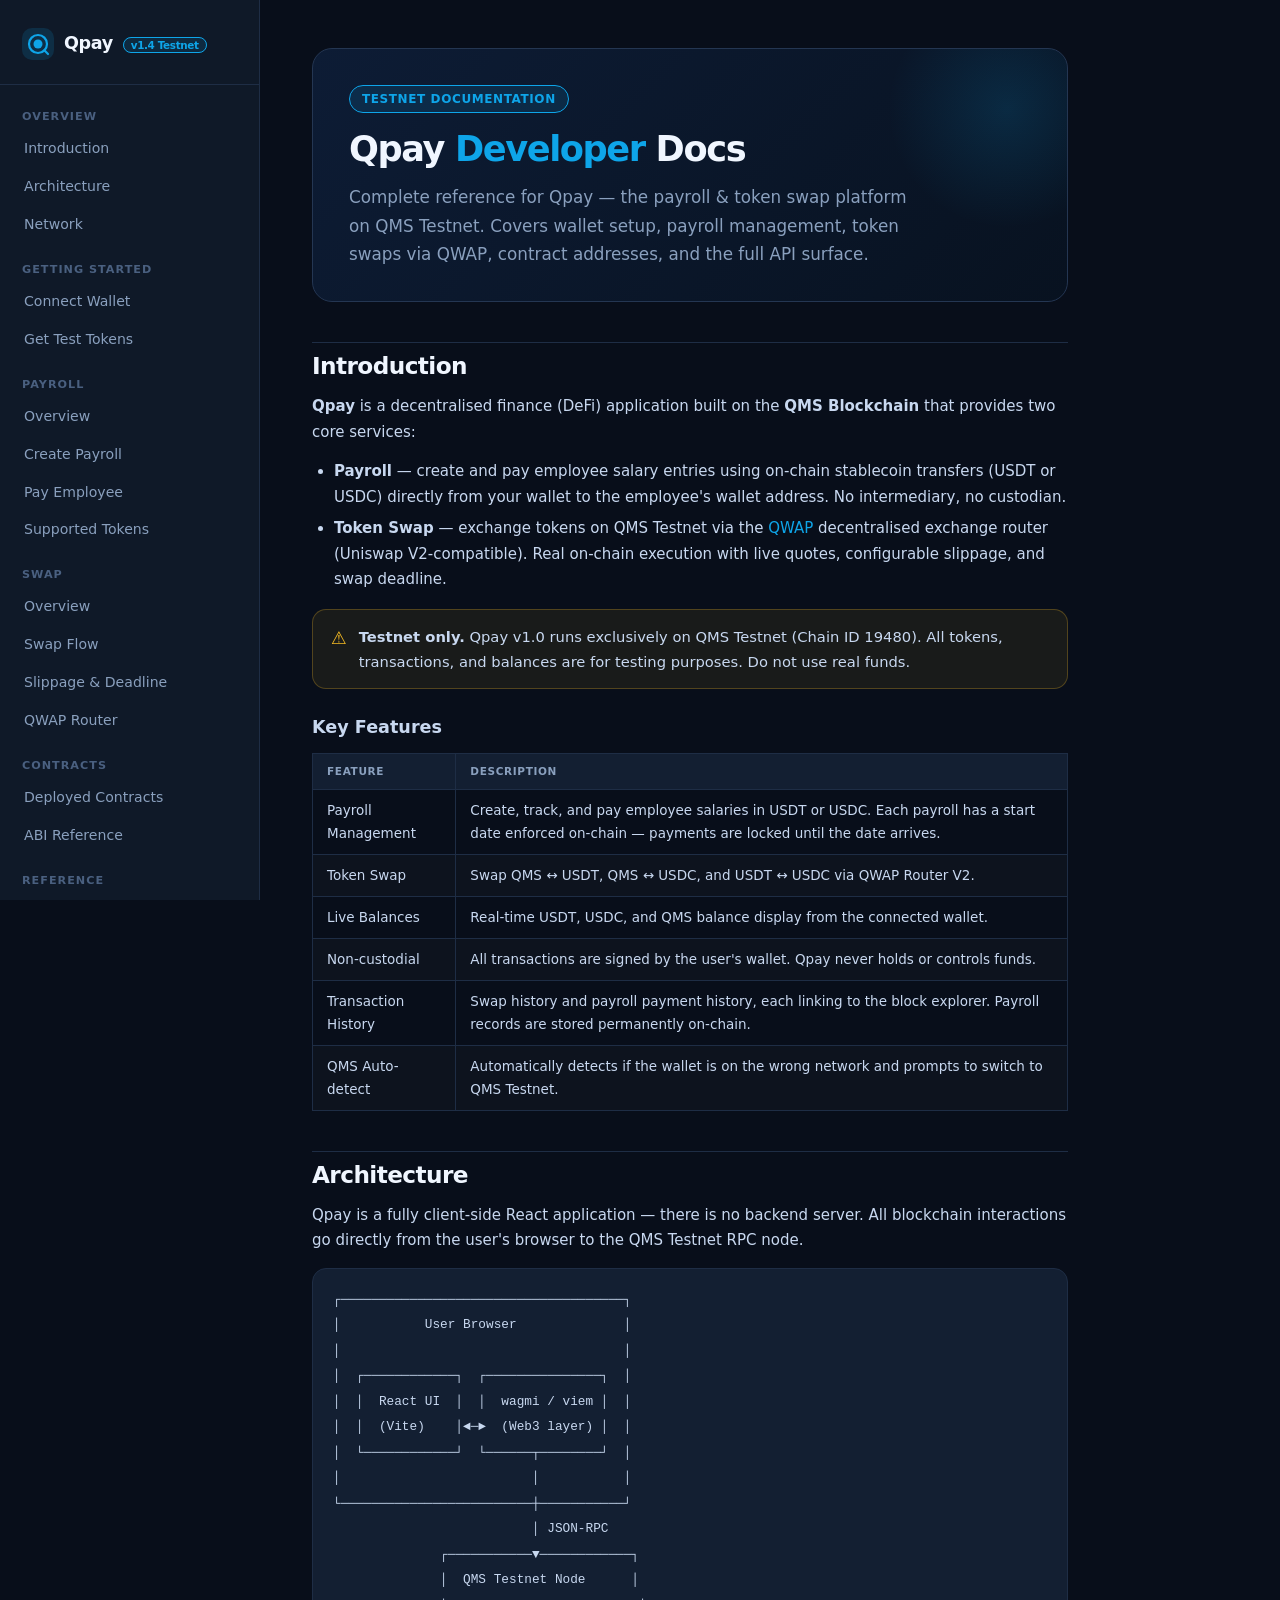
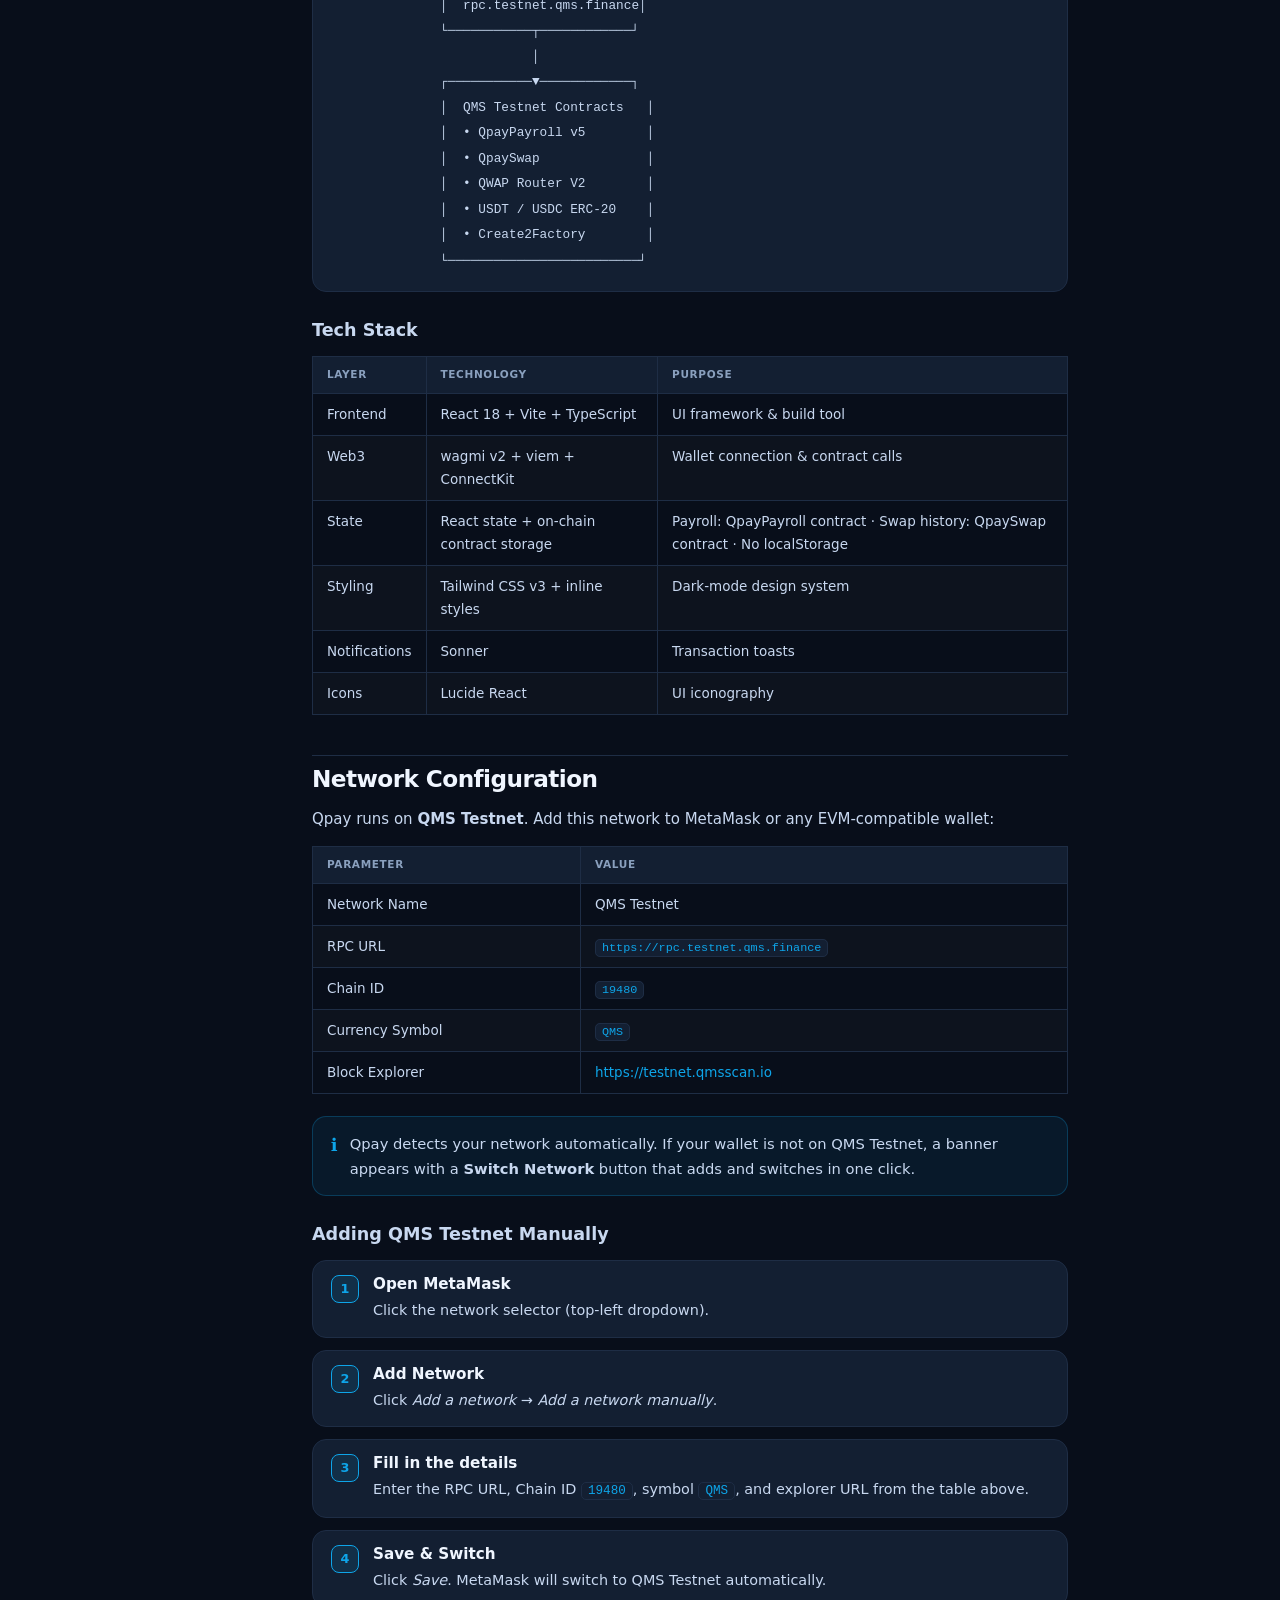
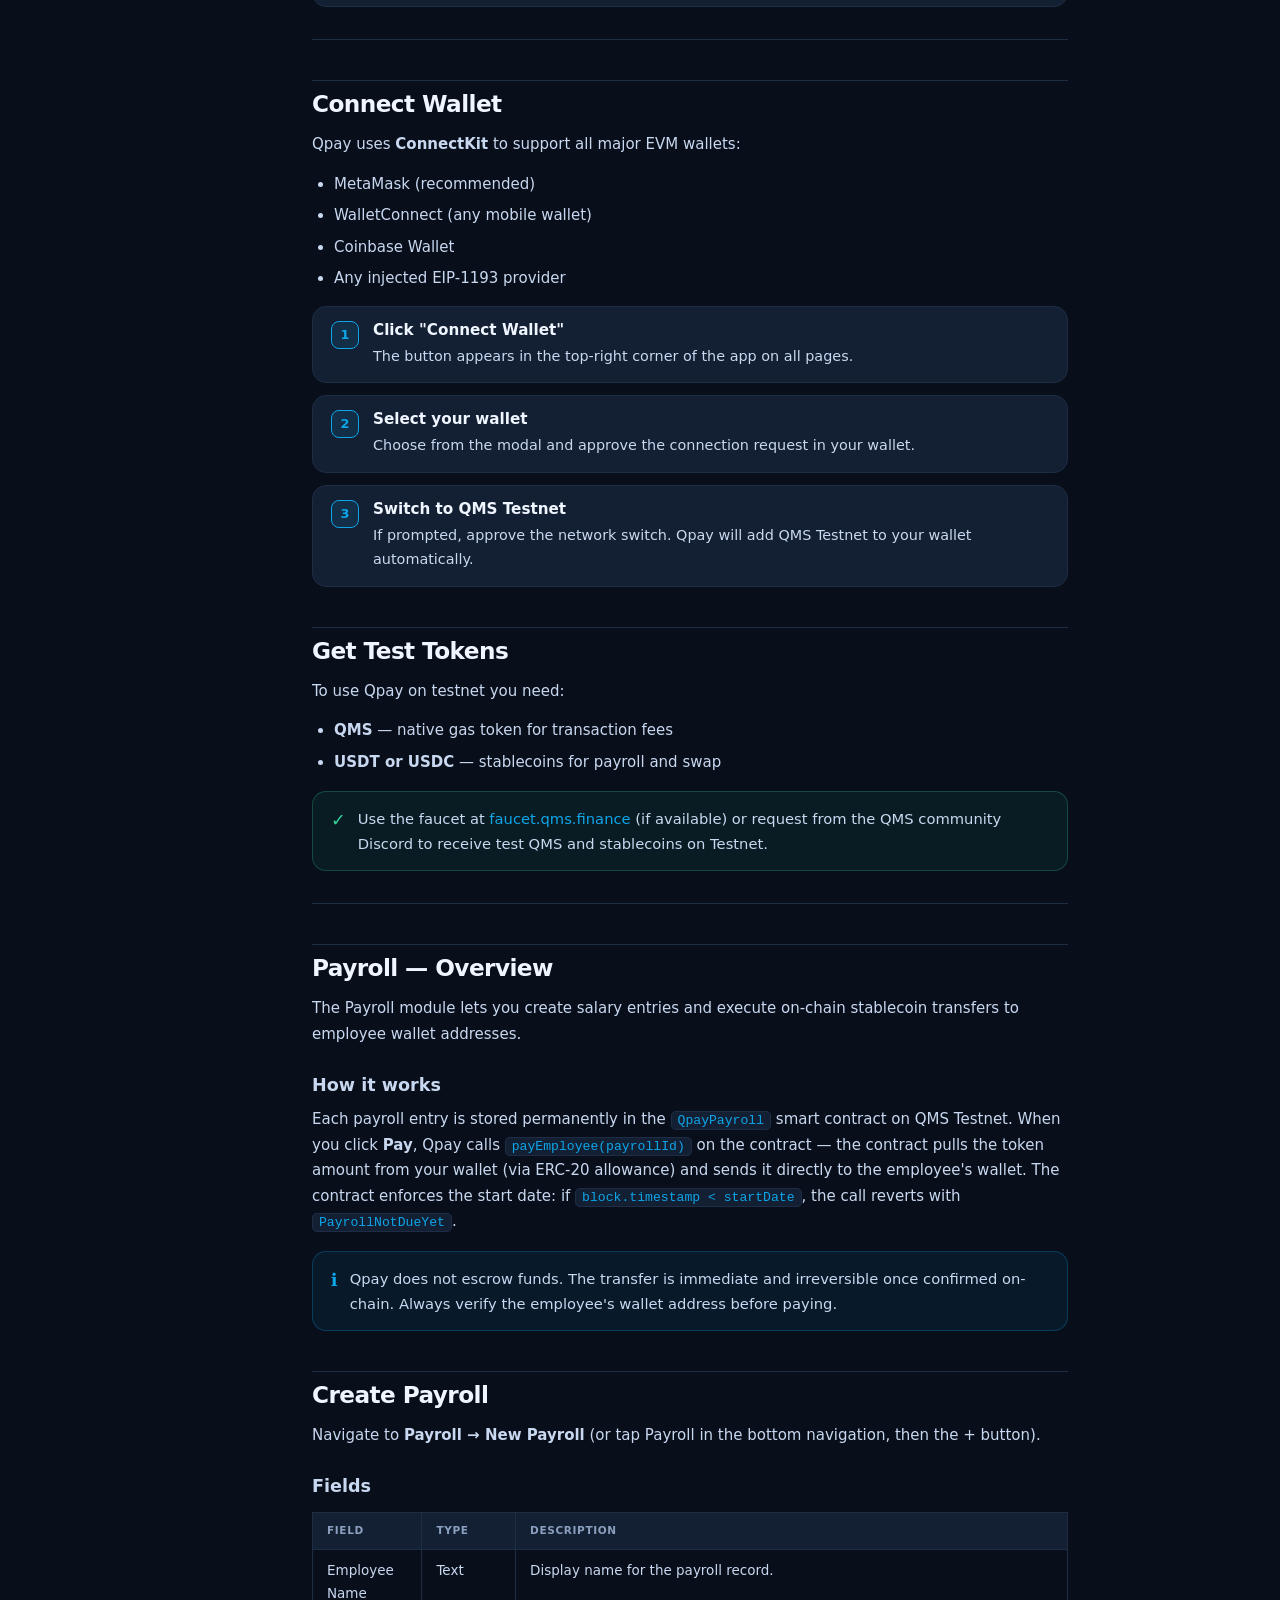
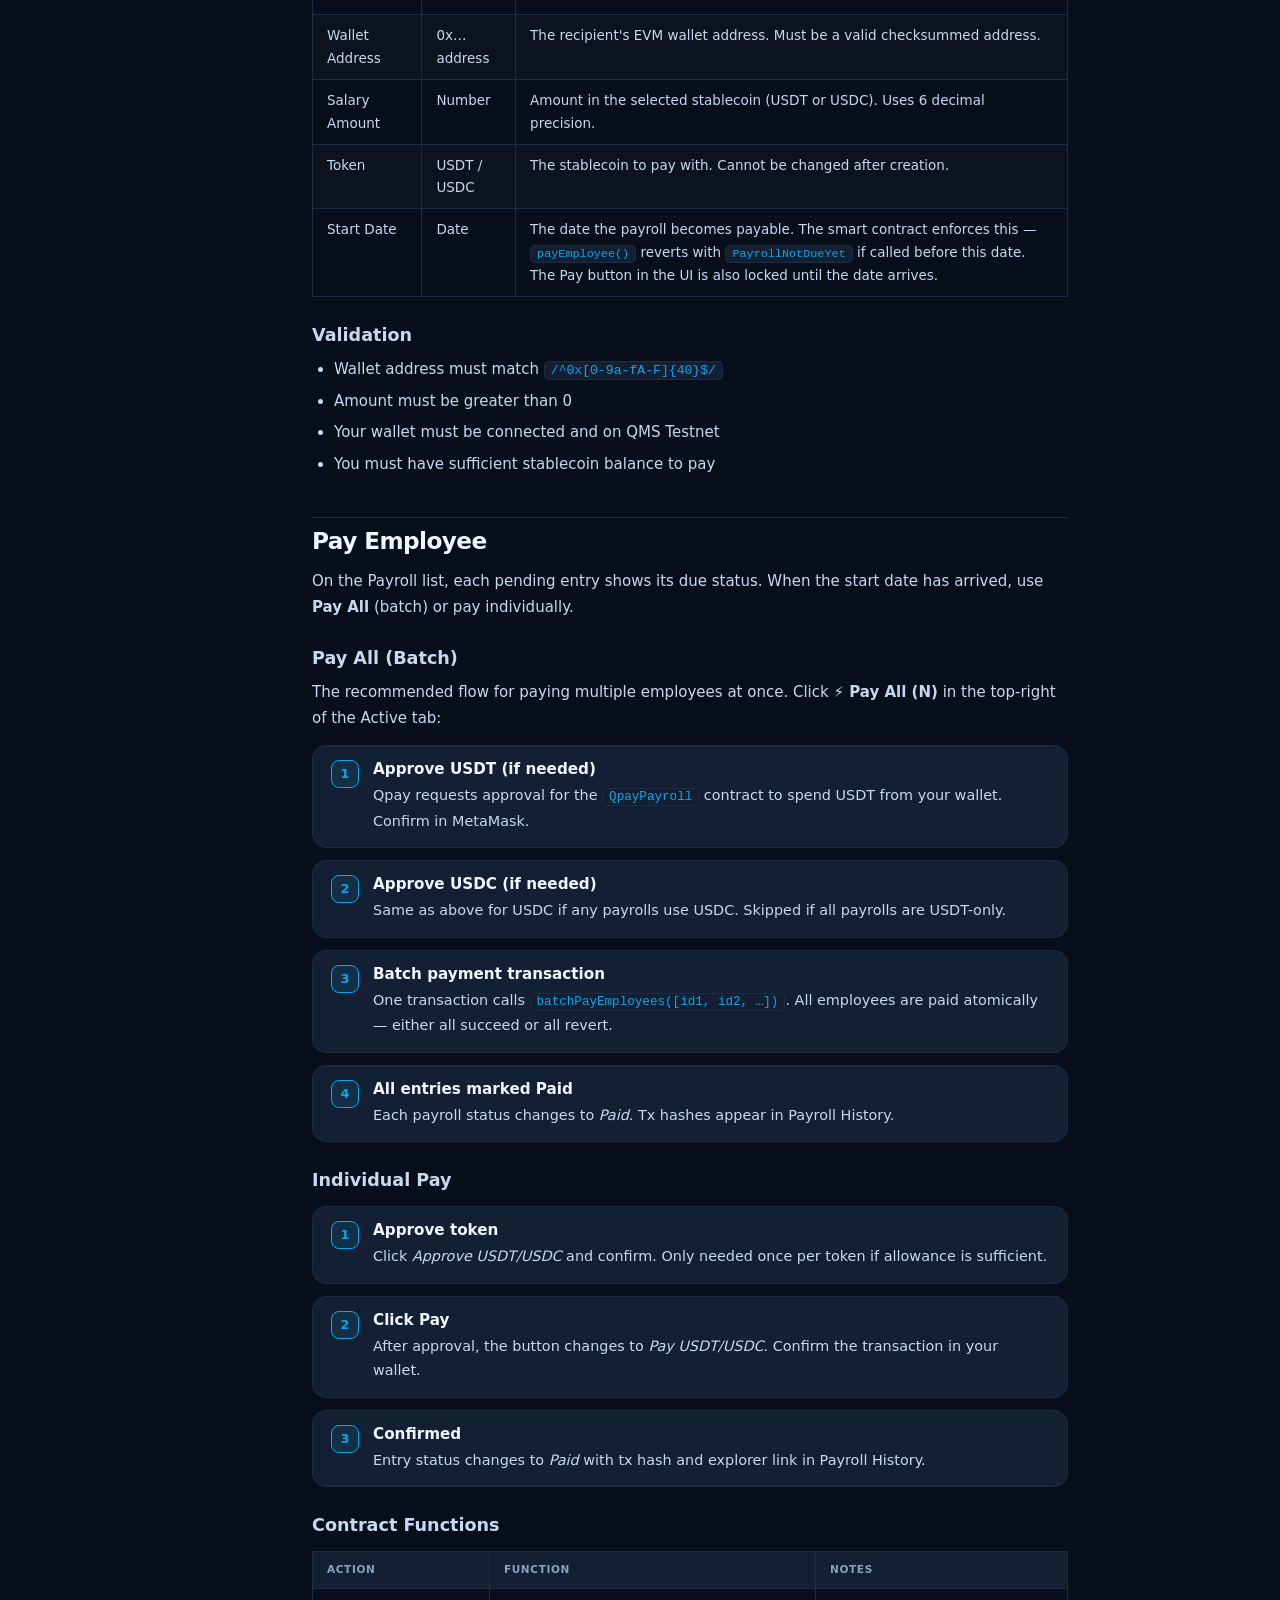
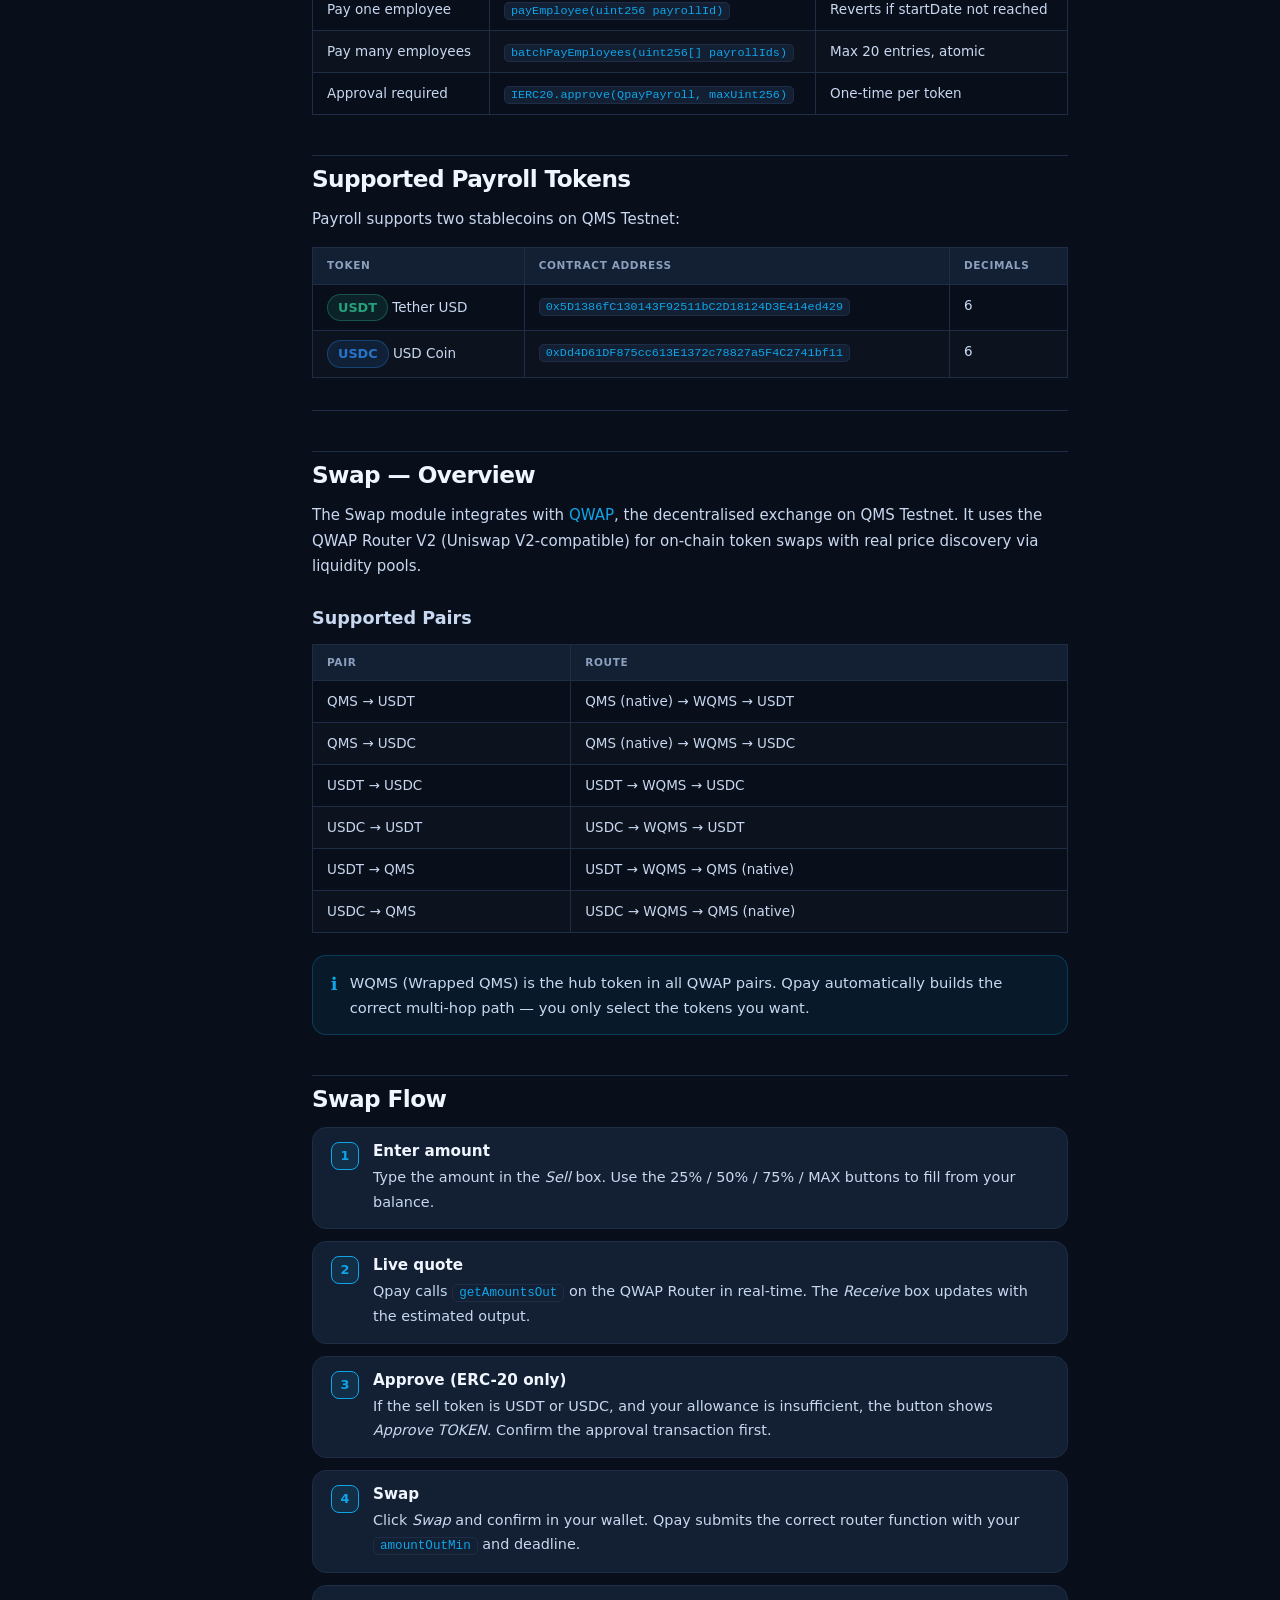
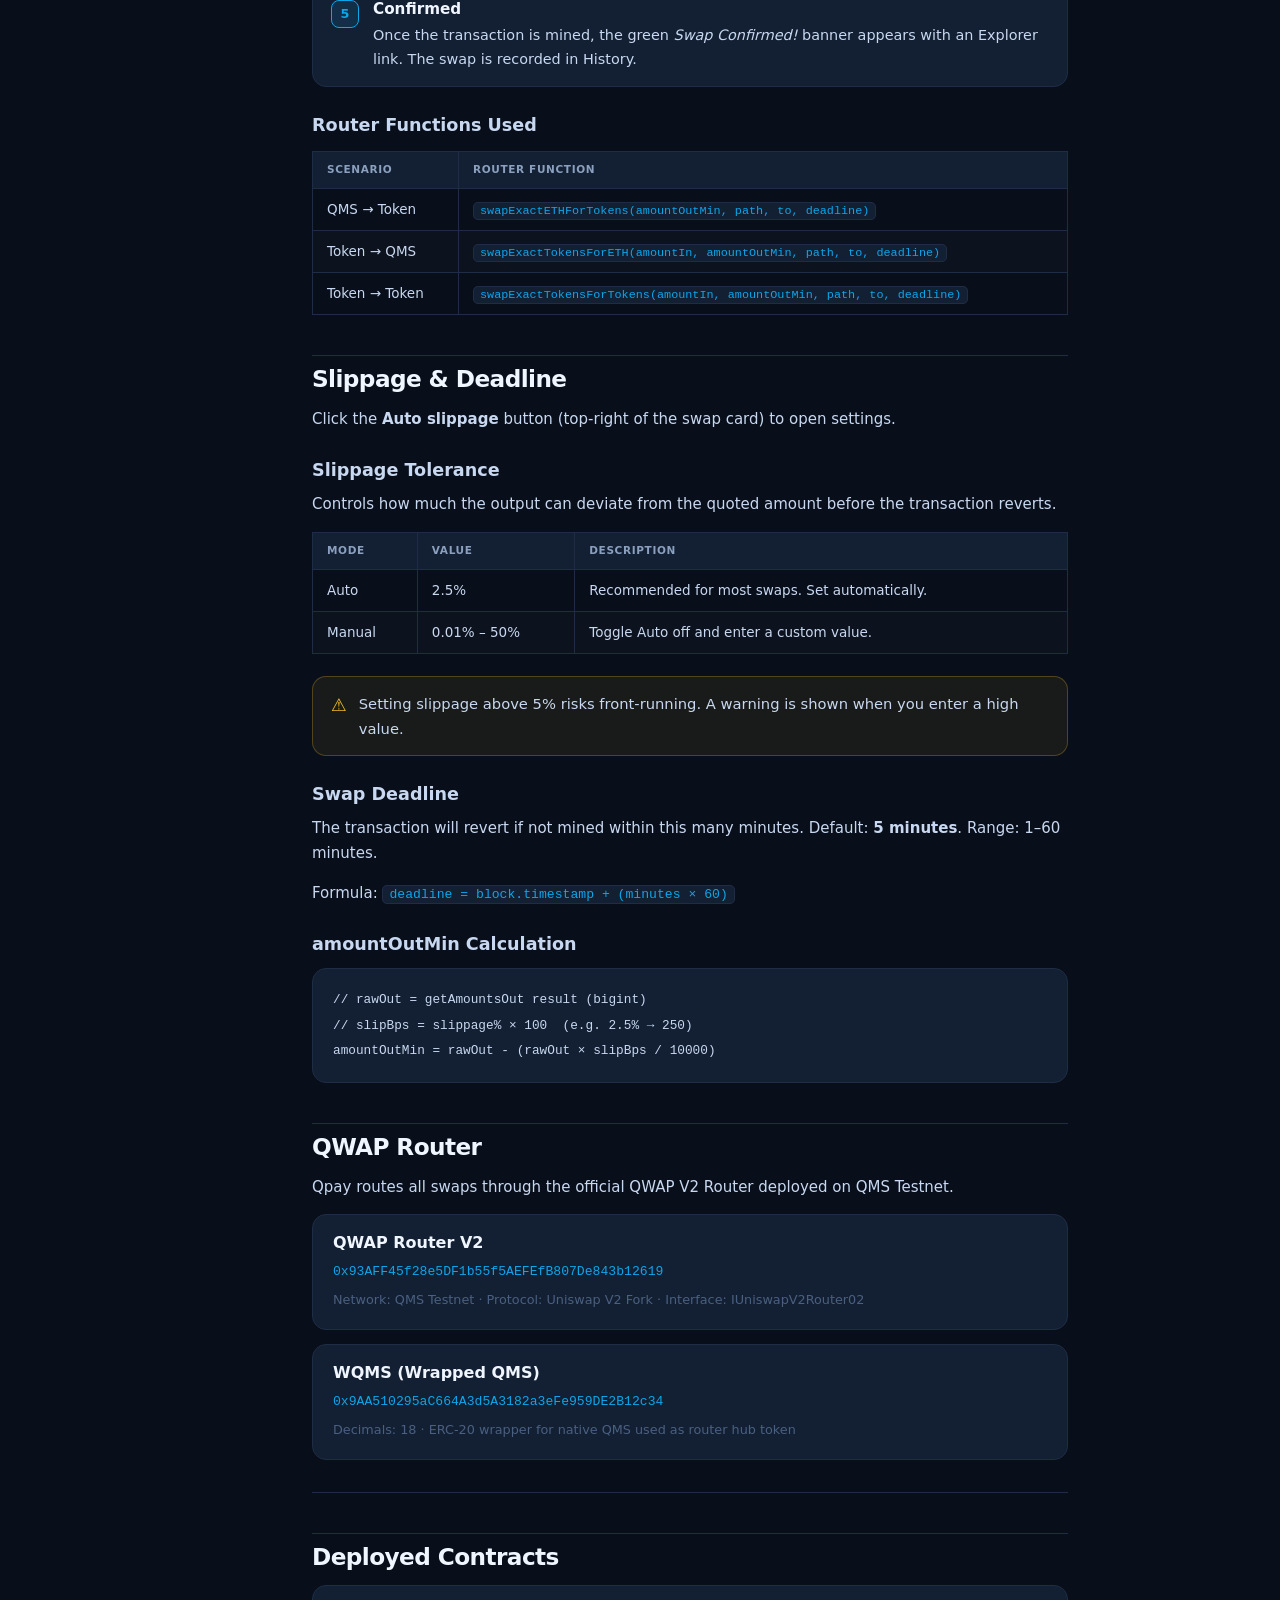
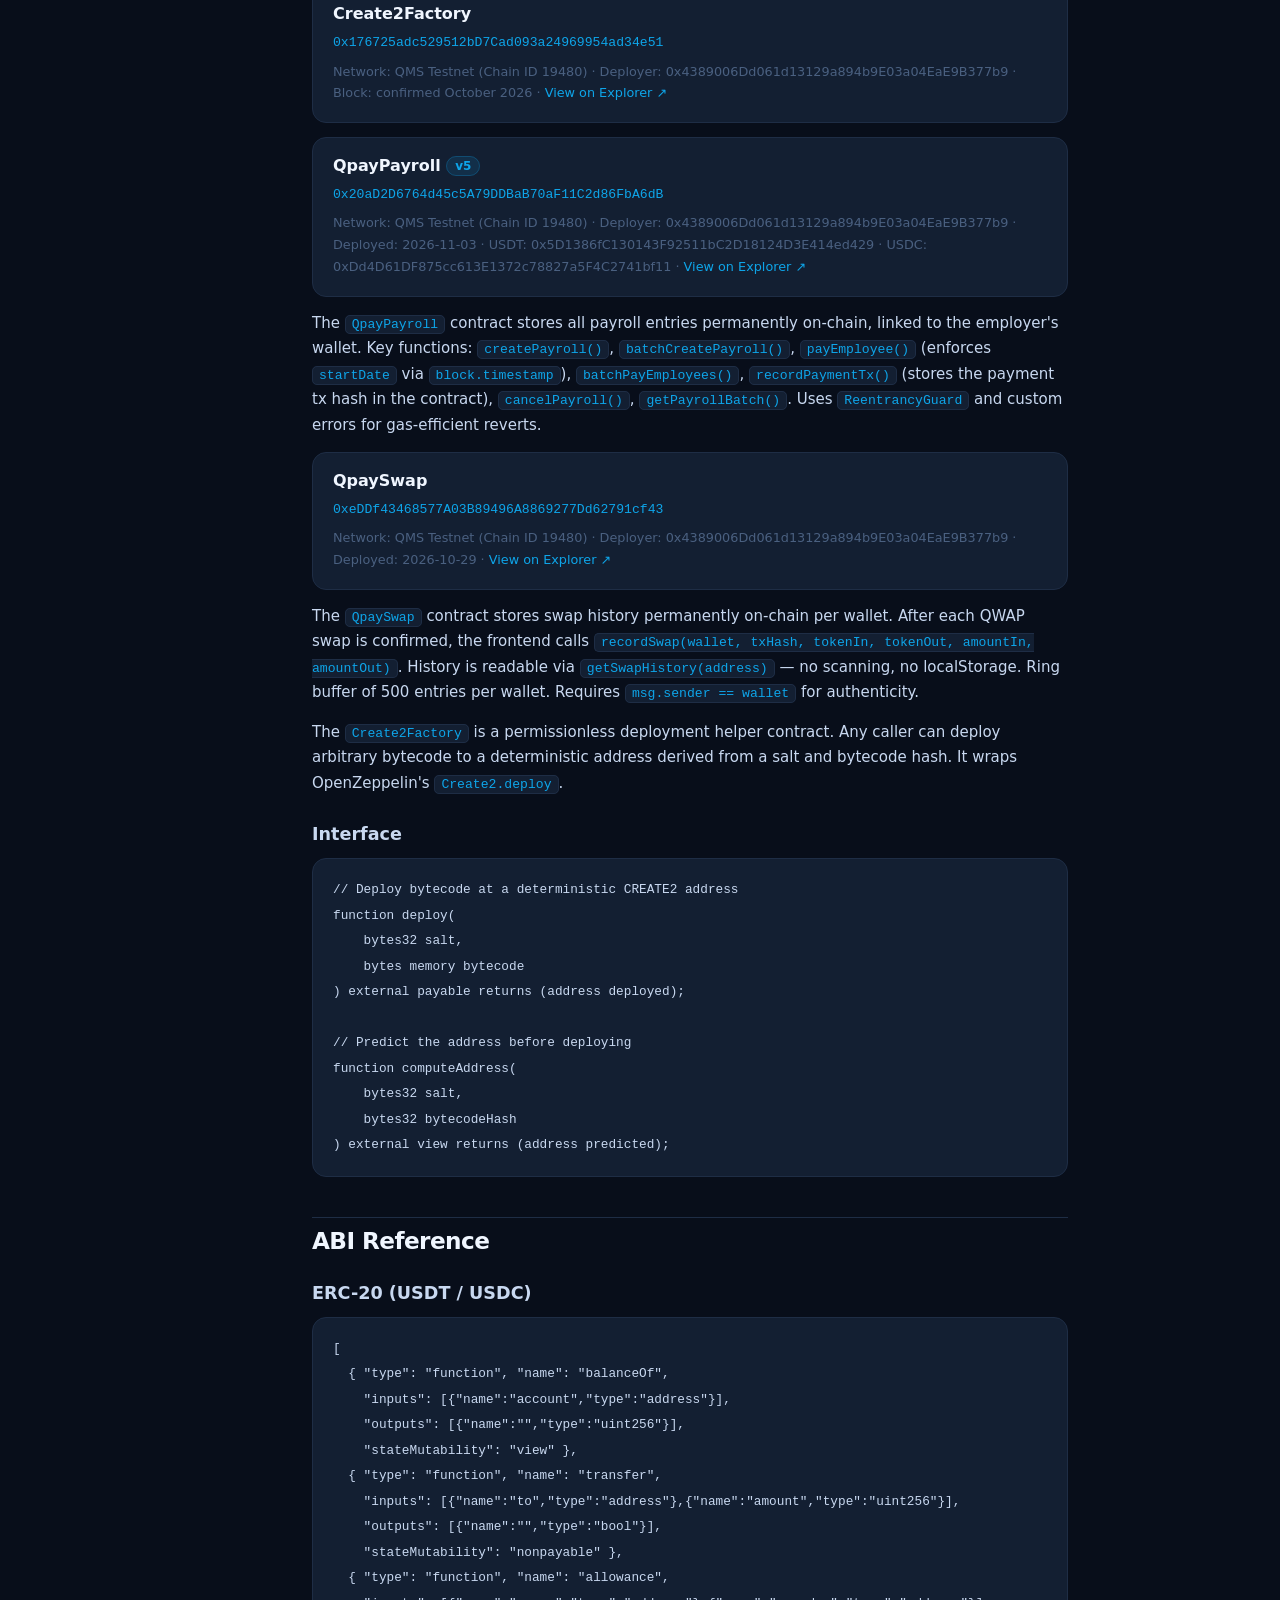
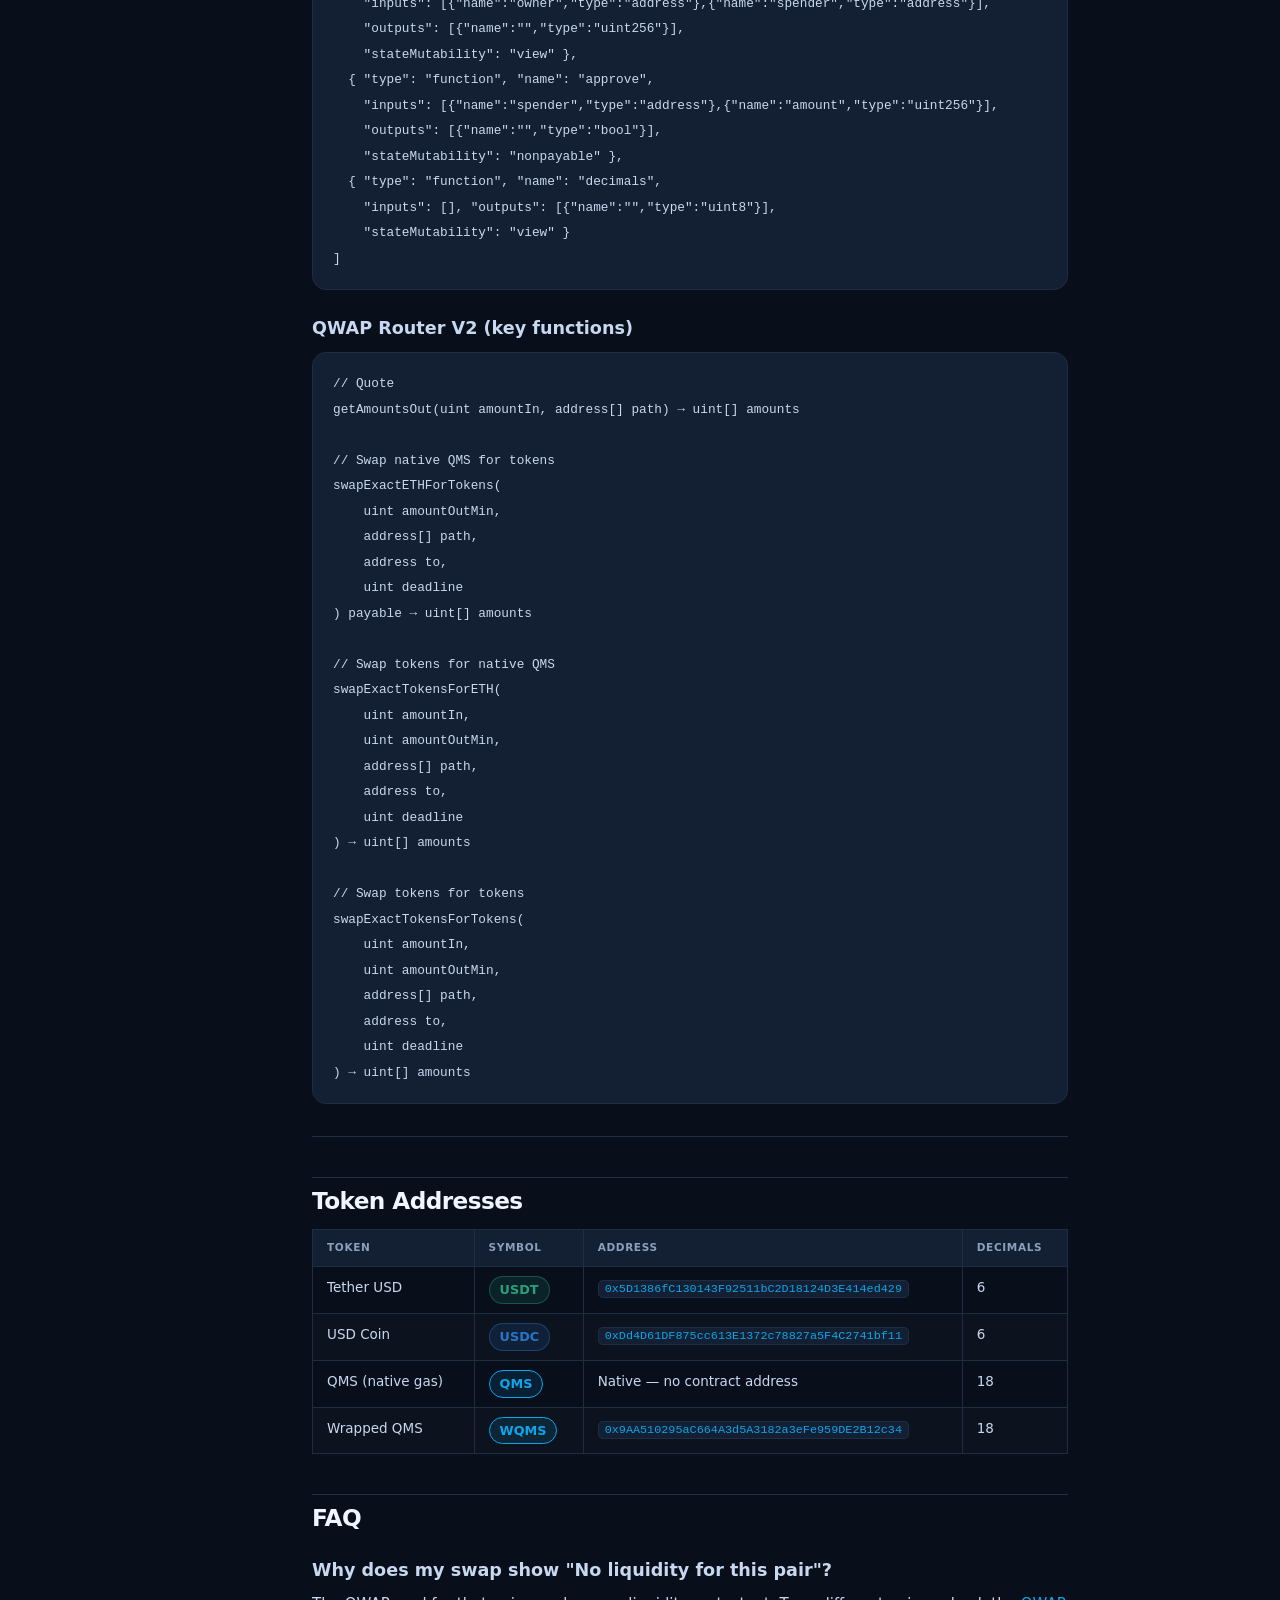
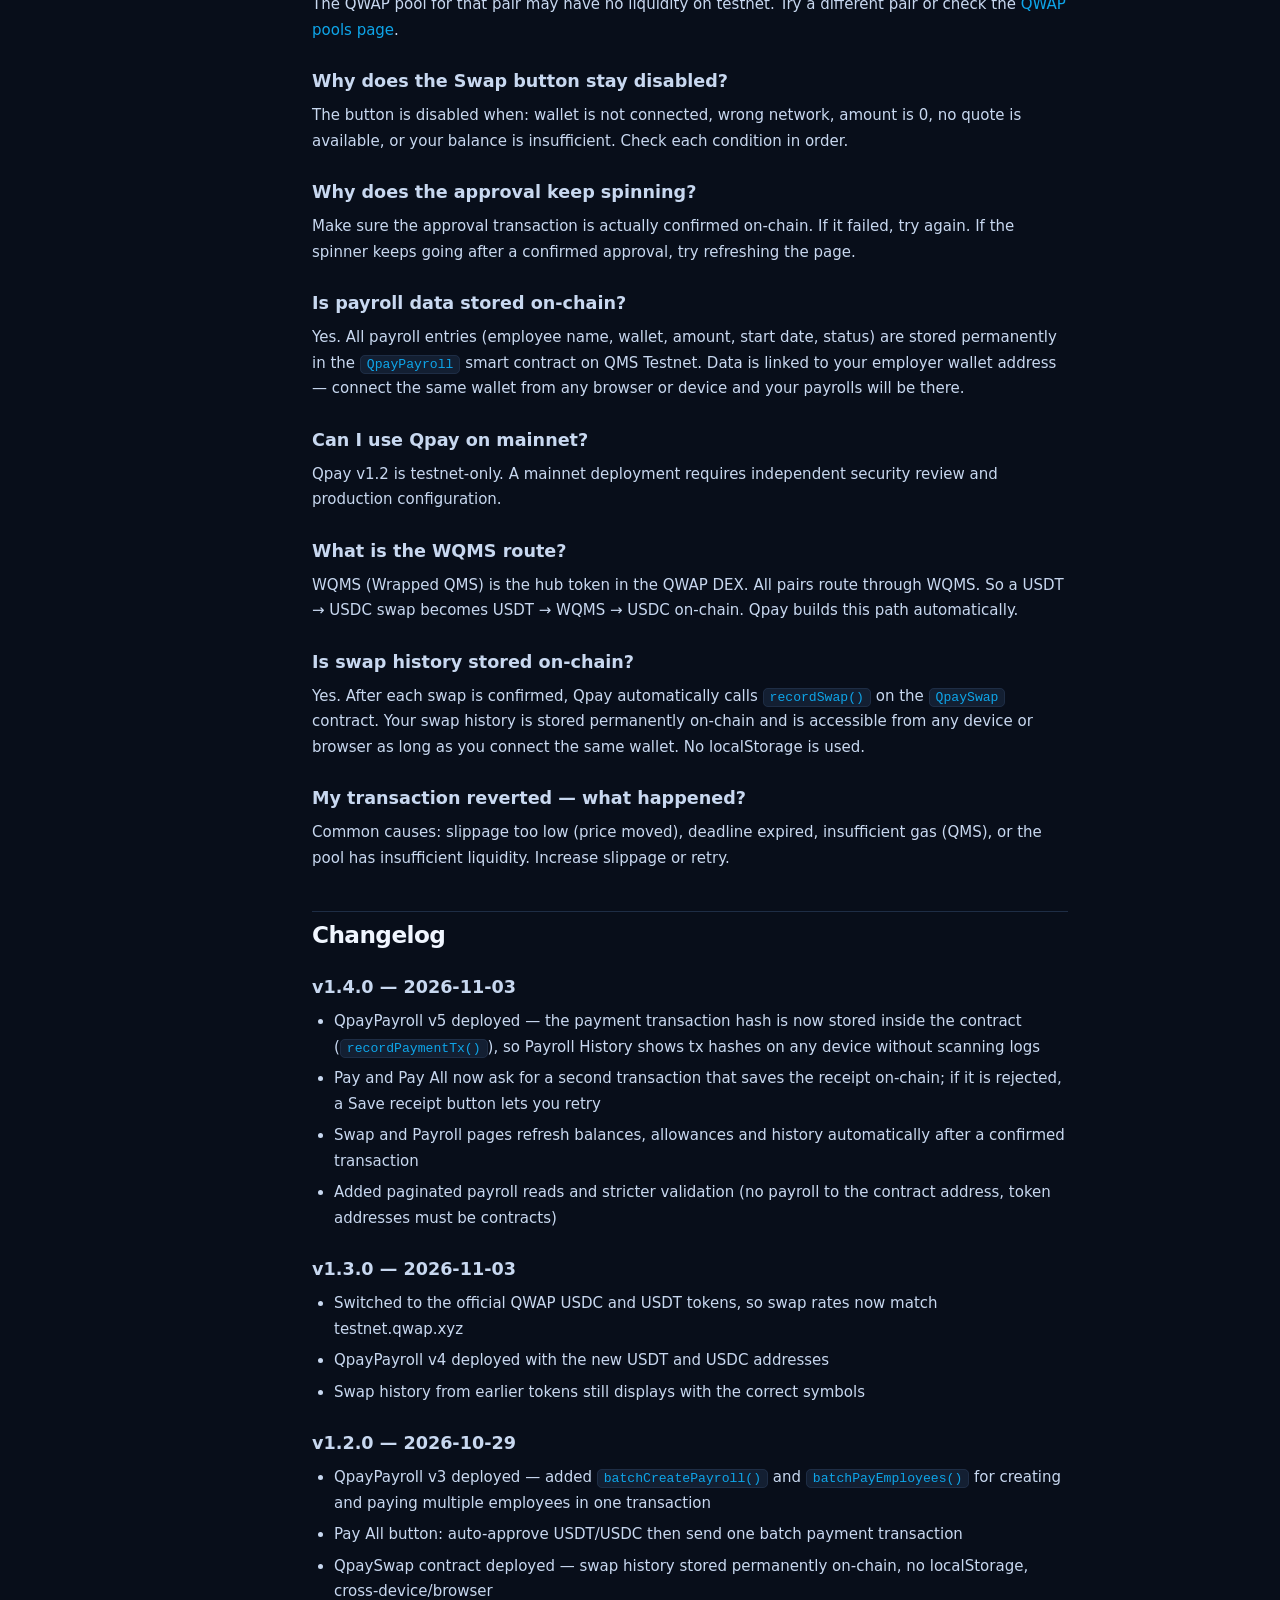
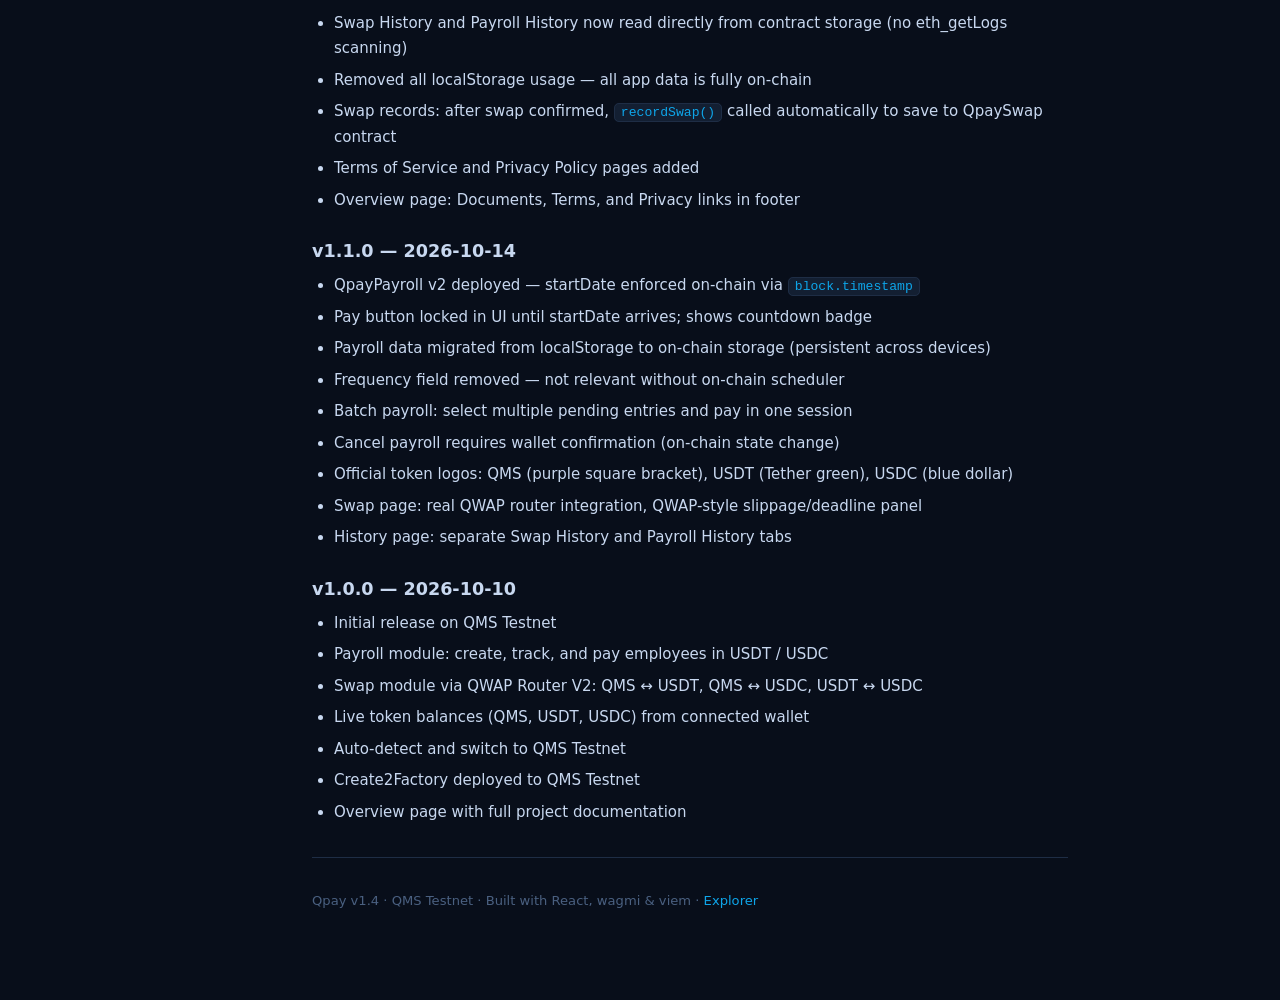
<file: public/docs.html>
<!DOCTYPE html>
<html lang="en">
<head>
<meta charset="UTF-8" />
<meta name="viewport" content="width=device-width, initial-scale=1.0" />
<title>Qpay Documentation</title>
<style>
  /* ── Reset & base ── */
  *, *::before, *::after { box-sizing: border-box; margin: 0; padding: 0; }
  :root {
    --bg:       #080e1a;
    --bg2:      #0f1928;
    --bg3:      #131f32;
    --border:   #1e2d45;
    --border2:  #243652;
    --ink:      #f0f6ff;
    --ink2:     #c8d8f0;
    --muted:    #8aa0be;
    --subtle:   #4a6080;
    --acc:      #0ea5e9;
    --acc2:     rgba(14,165,233,.12);
    --success:  #34d399;
    --warn:     #fbbf24;
    --danger:   #f87171;
    --usdt:     #26a17b;
    --usdc:     #2775ca;
    --radius:   14px;
  }
  html { scroll-behavior: smooth; }
  body {
    background: var(--bg);
    color: var(--ink2);
    font-family: 'Inter', system-ui, -apple-system, sans-serif;
    font-size: 15px;
    line-height: 1.7;
    -webkit-font-smoothing: antialiased;
  }
  a { color: var(--acc); text-decoration: none; }
  a:hover { text-decoration: underline; }
  code, kbd {
    font-family: 'JetBrains Mono', 'Fira Code', ui-monospace, monospace;
    font-size: .875em;
    background: var(--bg3);
    border: 1px solid var(--border);
    border-radius: 5px;
    padding: 1px 6px;
    color: var(--acc);
  }
  pre {
    background: var(--bg3);
    border: 1px solid var(--border);
    border-radius: var(--radius);
    padding: 18px 20px;
    overflow-x: auto;
    margin: 12px 0 20px;
  }
  pre code { background: none; border: none; padding: 0; font-size: .85em; color: var(--ink2); }
  h1,h2,h3,h4 { color: var(--ink); font-weight: 700; line-height: 1.25; }
  h1 { font-size: 2.2rem; letter-spacing: -.04em; }
  h2 { font-size: 1.45rem; letter-spacing: -.025em; margin: 40px 0 14px; padding-top: 8px; border-top: 1px solid var(--border); }
  h3 { font-size: 1.1rem; margin: 28px 0 10px; color: var(--ink2); }
  h4 { font-size: .95rem; margin: 20px 0 8px; color: var(--muted); text-transform: uppercase; letter-spacing: .06em; }
  p  { margin-bottom: 14px; }
  ul, ol { padding-left: 22px; margin-bottom: 14px; }
  li { margin-bottom: 6px; }
  hr { border: none; border-top: 1px solid var(--border); margin: 32px 0; }
  table { width: 100%; border-collapse: collapse; margin: 14px 0 22px; font-size: .9em; }
  th { text-align: left; padding: 9px 14px; background: var(--bg3); border: 1px solid var(--border); color: var(--muted); font-size: .78em; text-transform: uppercase; letter-spacing: .06em; }
  td { padding: 9px 14px; border: 1px solid var(--border); vertical-align: top; }
  tr:nth-child(even) td { background: rgba(255,255,255,.02); }

  /* ── Layout ── */
  .layout { display: flex; min-height: 100vh; }

  /* Sidebar */
  .sidebar {
    width: 260px; min-width: 260px;
    background: var(--bg2);
    border-right: 1px solid var(--border);
    position: sticky; top: 0; height: 100vh; overflow-y: auto;
    padding: 28px 0 40px;
    flex-shrink: 0;
  }
  .sidebar-logo {
    display: flex; align-items: center; gap: 10px;
    padding: 0 22px 24px;
    border-bottom: 1px solid var(--border);
    margin-bottom: 16px;
  }
  .sidebar-logo svg { flex-shrink: 0; }
  .sidebar-logo-text { font-size: 1.1rem; font-weight: 800; color: var(--ink); letter-spacing: -.02em; }
  .sidebar-logo-badge { font-size: .65rem; background: var(--acc2); color: var(--acc); border: 1px solid var(--acc); border-radius: 20px; padding: 1px 7px; font-weight: 600; margin-left: 4px; }
  .sidebar-section { padding: 6px 22px 4px; font-size: .7rem; font-weight: 700; text-transform: uppercase; letter-spacing: .09em; color: var(--subtle); margin-top: 10px; }
  .sidebar-link {
    display: block; padding: 7px 22px; font-size: .88rem; color: var(--muted);
    border-left: 2px solid transparent; transition: all .15s;
  }
  .sidebar-link:hover { color: var(--ink); background: rgba(255,255,255,.03); text-decoration: none; }
  .sidebar-link.active { color: var(--acc); border-left-color: var(--acc); background: var(--acc2); font-weight: 600; }

  /* Main content */
  .main { flex: 1; padding: 48px 52px 80px; max-width: 860px; }
  @media (max-width: 900px) {
    .sidebar { display: none; }
    .main { padding: 28px 20px 60px; max-width: 100%; }
  }

  /* Hero */
  .hero {
    background: linear-gradient(135deg, #0d1c35 0%, #081220 100%);
    border: 1px solid var(--border2);
    border-radius: 20px;
    padding: 36px 36px 32px;
    margin-bottom: 40px;
    position: relative; overflow: hidden;
  }
  .hero::after {
    content: ''; position: absolute; top: -60px; right: -60px;
    width: 240px; height: 240px; border-radius: 50%;
    background: radial-gradient(circle, rgba(14,165,233,.15) 0%, transparent 70%);
    pointer-events: none;
  }
  .hero-tag { display: inline-block; background: var(--acc2); color: var(--acc); border: 1px solid var(--acc); border-radius: 20px; padding: 3px 12px; font-size: .75rem; font-weight: 700; letter-spacing: .05em; margin-bottom: 14px; }
  .hero h1 { margin-bottom: 12px; }
  .hero h1 span { color: var(--acc); }
  .hero p { color: var(--muted); font-size: 1.05rem; max-width: 560px; margin-bottom: 0; }

  /* Callout boxes */
  .callout { border-radius: var(--radius); padding: 14px 18px; margin: 16px 0 22px; display: flex; gap: 12px; align-items: flex-start; }
  .callout-info    { background: rgba(14,165,233,.08);  border: 1px solid rgba(14,165,233,.25);  }
  .callout-warn    { background: rgba(251,191,36,.07);  border: 1px solid rgba(251,191,36,.25);  }
  .callout-success { background: rgba(52,211,153,.07);  border: 1px solid rgba(52,211,153,.25);  }
  .callout-danger  { background: rgba(248,113,113,.07); border: 1px solid rgba(248,113,113,.25); }
  .callout-icon { font-size: 1.1rem; line-height: 1.6; flex-shrink: 0; }
  .callout-info    .callout-icon { color: var(--acc);     }
  .callout-warn    .callout-icon { color: var(--warn);    }
  .callout-success .callout-icon { color: var(--success); }
  .callout-danger  .callout-icon { color: var(--danger);  }
  .callout p { margin: 0; font-size: .92rem; }

  /* Token badges */
  .badge { display: inline-flex; align-items: center; gap: 5px; padding: 2px 10px; border-radius: 20px; font-size: .8rem; font-weight: 700; }
  .badge-usdt { background: rgba(38,161,123,.15); border: 1px solid rgba(38,161,123,.4); color: #26a17b; }
  .badge-usdc { background: rgba(39,117,202,.15); border: 1px solid rgba(39,117,202,.4); color: #2775ca; }
  .badge-qms  { background: var(--acc2); border: 1px solid var(--acc); color: var(--acc); }

  /* Step boxes */
  .steps { display: flex; flex-direction: column; gap: 12px; margin: 14px 0 22px; }
  .step  { display: flex; gap: 14px; background: var(--bg3); border: 1px solid var(--border); border-radius: var(--radius); padding: 14px 18px; }
  .step-num { width: 28px; height: 28px; min-width: 28px; border-radius: 8px; background: var(--acc2); border: 1px solid var(--acc); display: flex; align-items: center; justify-content: center; font-size: .8rem; font-weight: 800; color: var(--acc); }
  .step-body h4 { margin: 0 0 4px; text-transform: none; letter-spacing: 0; font-size: .95rem; color: var(--ink); }
  .step-body p  { margin: 0; font-size: .9rem; }

  /* Contract card */
  .contract-card { background: var(--bg3); border: 1px solid var(--border); border-radius: var(--radius); padding: 18px 20px; margin-bottom: 14px; }
  .contract-card h4 { margin: 0 0 8px; text-transform: none; letter-spacing: 0; font-size: 1rem; color: var(--ink); }
  .contract-card .addr { font-family: monospace; font-size: .82rem; color: var(--acc); word-break: break-all; }
  .contract-card .meta { font-size: .8rem; color: var(--subtle); margin-top: 6px; }

  /* ── TOC anchor offset ── */
  [id] { scroll-margin-top: 24px; }
</style>
</head>
<body>

<div class="layout">

  <!-- Sidebar -->
  <nav class="sidebar">
    <div class="sidebar-logo">
      <!-- Qpay icon -->
      <svg width="32" height="32" viewBox="0 0 32 32" fill="none" xmlns="http://www.w3.org/2000/svg">
        <rect width="32" height="32" rx="10" fill="#0EA5E9" fill-opacity=".15"/>
        <circle cx="16" cy="16" r="9" stroke="#0EA5E9" stroke-width="2.2" fill="none"/>
        <circle cx="16" cy="16" r="4.5" fill="#0EA5E9"/>
        <line x1="22.3" y1="22.3" x2="26" y2="26" stroke="#0EA5E9" stroke-width="2.2" stroke-linecap="round"/>
      </svg>
      <span class="sidebar-logo-text">Qpay <span class="sidebar-logo-badge">v1.4 Testnet</span></span>
    </div>

    <div class="sidebar-section">Overview</div>
    <a class="sidebar-link active" href="#introduction">Introduction</a>
    <a class="sidebar-link" href="#architecture">Architecture</a>
    <a class="sidebar-link" href="#network">Network</a>

    <div class="sidebar-section">Getting Started</div>
    <a class="sidebar-link" href="#connect-wallet">Connect Wallet</a>
    <a class="sidebar-link" href="#get-tokens">Get Test Tokens</a>

    <div class="sidebar-section">Payroll</div>
    <a class="sidebar-link" href="#payroll-overview">Overview</a>
    <a class="sidebar-link" href="#create-payroll">Create Payroll</a>
    <a class="sidebar-link" href="#pay-now">Pay Employee</a>
    <a class="sidebar-link" href="#payroll-tokens">Supported Tokens</a>

    <div class="sidebar-section">Swap</div>
    <a class="sidebar-link" href="#swap-overview">Overview</a>
    <a class="sidebar-link" href="#swap-flow">Swap Flow</a>
    <a class="sidebar-link" href="#slippage">Slippage & Deadline</a>
    <a class="sidebar-link" href="#router">QWAP Router</a>

    <div class="sidebar-section">Contracts</div>
    <a class="sidebar-link" href="#contracts">Deployed Contracts</a>
    <a class="sidebar-link" href="#abis">ABI Reference</a>

    <div class="sidebar-section">Reference</div>
    <a class="sidebar-link" href="#tokens">Token Addresses</a>
    <a class="sidebar-link" href="#faq">FAQ</a>
    <a class="sidebar-link" href="#changelog">Changelog</a>
  </nav>

  <!-- Main -->
  <main class="main">

    <!-- Hero -->
    <div class="hero">
      <div class="hero-tag">TESTNET DOCUMENTATION</div>
      <h1>Qpay <span>Developer</span> Docs</h1>
      <p>Complete reference for Qpay — the payroll &amp; token swap platform on QMS Testnet. Covers wallet setup, payroll management, token swaps via QWAP, contract addresses, and the full API surface.</p>
    </div>

    <!-- ═══════════════════════════════════════════════════════ INTRODUCTION -->
    <section id="introduction">
      <h2>Introduction</h2>
      <p><strong>Qpay</strong> is a decentralised finance (DeFi) application built on the <strong>QMS Blockchain</strong> that provides two core services:</p>
      <ul>
        <li><strong>Payroll</strong> — create and pay employee salary entries using on-chain stablecoin transfers (USDT or USDC) directly from your wallet to the employee's wallet address. No intermediary, no custodian.</li>
        <li><strong>Token Swap</strong> — exchange tokens on QMS Testnet via the <a href="https://testnet.qwap.xyz" target="_blank">QWAP</a> decentralised exchange router (Uniswap V2-compatible). Real on-chain execution with live quotes, configurable slippage, and swap deadline.</li>
      </ul>

      <div class="callout callout-warn">
        <span class="callout-icon">⚠</span>
        <p><strong>Testnet only.</strong> Qpay v1.0 runs exclusively on QMS Testnet (Chain ID 19480). All tokens, transactions, and balances are for testing purposes. Do not use real funds.</p>
      </div>

      <h3>Key Features</h3>
      <table>
        <thead><tr><th>Feature</th><th>Description</th></tr></thead>
        <tbody>
          <tr><td>Payroll Management</td><td>Create, track, and pay employee salaries in USDT or USDC. Each payroll has a start date enforced on-chain — payments are locked until the date arrives.</td></tr>
          <tr><td>Token Swap</td><td>Swap QMS ↔ USDT, QMS ↔ USDC, and USDT ↔ USDC via QWAP Router V2.</td></tr>
          <tr><td>Live Balances</td><td>Real-time USDT, USDC, and QMS balance display from the connected wallet.</td></tr>
          <tr><td>Non-custodial</td><td>All transactions are signed by the user's wallet. Qpay never holds or controls funds.</td></tr>
          <tr><td>Transaction History</td><td>Swap history and payroll payment history, each linking to the block explorer. Payroll records are stored permanently on-chain.</td></tr>
          <tr><td>QMS Auto-detect</td><td>Automatically detects if the wallet is on the wrong network and prompts to switch to QMS Testnet.</td></tr>
        </tbody>
      </table>
    </section>

    <!-- ═══════════════════════════════════════════════════════ ARCHITECTURE -->
    <section id="architecture">
      <h2>Architecture</h2>
      <p>Qpay is a fully client-side React application — there is no backend server. All blockchain interactions go directly from the user's browser to the QMS Testnet RPC node.</p>

      <pre><code>┌─────────────────────────────────────┐
│           User Browser              │
│                                     │
│  ┌────────────┐  ┌───────────────┐  │
│  │  React UI  │  │  wagmi / viem │  │
│  │  (Vite)    │◄─►  (Web3 layer) │  │
│  └────────────┘  └──────┬────────┘  │
│                         │           │
└─────────────────────────┼───────────┘
                          │ JSON-RPC
              ┌───────────▼────────────┐
              │  QMS Testnet Node      │
              │  rpc.testnet.qms.finance│
              └───────────┬────────────┘
                          │
              ┌───────────▼────────────┐
              │  QMS Testnet Contracts   │
              │  • QpayPayroll v5        │
              │  • QpaySwap              │
              │  • QWAP Router V2        │
              │  • USDT / USDC ERC-20    │
              │  • Create2Factory        │
              └─────────────────────────┘</code></pre>

      <h3>Tech Stack</h3>
      <table>
        <thead><tr><th>Layer</th><th>Technology</th><th>Purpose</th></tr></thead>
        <tbody>
          <tr><td>Frontend</td><td>React 18 + Vite + TypeScript</td><td>UI framework &amp; build tool</td></tr>
          <tr><td>Web3</td><td>wagmi v2 + viem + ConnectKit</td><td>Wallet connection &amp; contract calls</td></tr>
          <tr><td>State</td><td>React state + on-chain contract storage</td><td>Payroll: QpayPayroll contract · Swap history: QpaySwap contract · No localStorage</td></tr>
          <tr><td>Styling</td><td>Tailwind CSS v3 + inline styles</td><td>Dark-mode design system</td></tr>
          <tr><td>Notifications</td><td>Sonner</td><td>Transaction toasts</td></tr>
          <tr><td>Icons</td><td>Lucide React</td><td>UI iconography</td></tr>
        </tbody>
      </table>
    </section>

    <!-- ═══════════════════════════════════════════════════════ NETWORK -->
    <section id="network">
      <h2>Network Configuration</h2>
      <p>Qpay runs on <strong>QMS Testnet</strong>. Add this network to MetaMask or any EVM-compatible wallet:</p>

      <table>
        <thead><tr><th>Parameter</th><th>Value</th></tr></thead>
        <tbody>
          <tr><td>Network Name</td><td>QMS Testnet</td></tr>
          <tr><td>RPC URL</td><td><code>https://rpc.testnet.qms.finance</code></td></tr>
          <tr><td>Chain ID</td><td><code>19480</code></td></tr>
          <tr><td>Currency Symbol</td><td><code>QMS</code></td></tr>
          <tr><td>Block Explorer</td><td><a href="https://testnet.qmsscan.io" target="_blank">https://testnet.qmsscan.io</a></td></tr>
        </tbody>
      </table>

      <div class="callout callout-info">
        <span class="callout-icon">ℹ</span>
        <p>Qpay detects your network automatically. If your wallet is not on QMS Testnet, a banner appears with a <strong>Switch Network</strong> button that adds and switches in one click.</p>
      </div>

      <h3>Adding QMS Testnet Manually</h3>
      <div class="steps">
        <div class="step"><div class="step-num">1</div><div class="step-body"><h4>Open MetaMask</h4><p>Click the network selector (top-left dropdown).</p></div></div>
        <div class="step"><div class="step-num">2</div><div class="step-body"><h4>Add Network</h4><p>Click <em>Add a network</em> → <em>Add a network manually</em>.</p></div></div>
        <div class="step"><div class="step-num">3</div><div class="step-body"><h4>Fill in the details</h4><p>Enter the RPC URL, Chain ID <code>19480</code>, symbol <code>QMS</code>, and explorer URL from the table above.</p></div></div>
        <div class="step"><div class="step-num">4</div><div class="step-body"><h4>Save &amp; Switch</h4><p>Click <em>Save</em>. MetaMask will switch to QMS Testnet automatically.</p></div></div>
      </div>
    </section>

    <hr />

    <!-- ═══════════════════════════════════════════════════ GETTING STARTED -->
    <section id="connect-wallet">
      <h2>Connect Wallet</h2>
      <p>Qpay uses <strong>ConnectKit</strong> to support all major EVM wallets:</p>
      <ul>
        <li>MetaMask (recommended)</li>
        <li>WalletConnect (any mobile wallet)</li>
        <li>Coinbase Wallet</li>
        <li>Any injected EIP-1193 provider</li>
      </ul>
      <div class="steps">
        <div class="step"><div class="step-num">1</div><div class="step-body"><h4>Click "Connect Wallet"</h4><p>The button appears in the top-right corner of the app on all pages.</p></div></div>
        <div class="step"><div class="step-num">2</div><div class="step-body"><h4>Select your wallet</h4><p>Choose from the modal and approve the connection request in your wallet.</p></div></div>
        <div class="step"><div class="step-num">3</div><div class="step-body"><h4>Switch to QMS Testnet</h4><p>If prompted, approve the network switch. Qpay will add QMS Testnet to your wallet automatically.</p></div></div>
      </div>
    </section>

    <section id="get-tokens">
      <h2>Get Test Tokens</h2>
      <p>To use Qpay on testnet you need:</p>
      <ul>
        <li><strong>QMS</strong> — native gas token for transaction fees</li>
        <li><strong>USDT or USDC</strong> — stablecoins for payroll and swap</li>
      </ul>
      <div class="callout callout-success">
        <span class="callout-icon">✓</span>
        <p>Use the faucet at <a href="https://faucet.qms.finance" target="_blank">faucet.qms.finance</a> (if available) or request from the QMS community Discord to receive test QMS and stablecoins on Testnet.</p>
      </div>
    </section>

    <hr />

    <!-- ═══════════════════════════════════════════════════════════ PAYROLL -->
    <section id="payroll-overview">
      <h2>Payroll — Overview</h2>
      <p>The Payroll module lets you create salary entries and execute on-chain stablecoin transfers to employee wallet addresses.</p>

      <h3>How it works</h3>
      <p>Each payroll entry is stored permanently in the <code>QpayPayroll</code> smart contract on QMS Testnet. When you click <strong>Pay</strong>, Qpay calls <code>payEmployee(payrollId)</code> on the contract — the contract pulls the token amount from your wallet (via ERC-20 allowance) and sends it directly to the employee's wallet. The contract enforces the start date: if <code>block.timestamp &lt; startDate</code>, the call reverts with <code>PayrollNotDueYet</code>.</p>

      <div class="callout callout-info">
        <span class="callout-icon">ℹ</span>
        <p>Qpay does not escrow funds. The transfer is immediate and irreversible once confirmed on-chain. Always verify the employee's wallet address before paying.</p>
      </div>
    </section>

    <section id="create-payroll">
      <h2>Create Payroll</h2>
      <p>Navigate to <strong>Payroll → New Payroll</strong> (or tap Payroll in the bottom navigation, then the + button).</p>

      <h3>Fields</h3>
      <table>
        <thead><tr><th>Field</th><th>Type</th><th>Description</th></tr></thead>
        <tbody>
          <tr><td>Employee Name</td><td>Text</td><td>Display name for the payroll record.</td></tr>
          <tr><td>Wallet Address</td><td>0x… address</td><td>The recipient's EVM wallet address. Must be a valid checksummed address.</td></tr>
          <tr><td>Salary Amount</td><td>Number</td><td>Amount in the selected stablecoin (USDT or USDC). Uses 6 decimal precision.</td></tr>
          <tr><td>Token</td><td>USDT / USDC</td><td>The stablecoin to pay with. Cannot be changed after creation.</td></tr>
          <tr><td>Start Date</td><td>Date</td><td>The date the payroll becomes payable. The smart contract enforces this — <code>payEmployee()</code> reverts with <code>PayrollNotDueYet</code> if called before this date. The Pay button in the UI is also locked until the date arrives.</td></tr>
        </tbody>
      </table>

      <h3>Validation</h3>
      <ul>
        <li>Wallet address must match <code>/^0x[0-9a-fA-F]{40}$/</code></li>
        <li>Amount must be greater than 0</li>
        <li>Your wallet must be connected and on QMS Testnet</li>
        <li>You must have sufficient stablecoin balance to pay</li>
      </ul>
    </section>

    <section id="pay-now">
      <h2>Pay Employee</h2>
      <p>On the Payroll list, each pending entry shows its due status. When the start date has arrived, use <strong>Pay All</strong> (batch) or pay individually.</p>

      <h3>Pay All (Batch)</h3>
      <p>The recommended flow for paying multiple employees at once. Click <strong>⚡ Pay All (N)</strong> in the top-right of the Active tab:</p>
      <div class="steps">
        <div class="step"><div class="step-num">1</div><div class="step-body"><h4>Approve USDT (if needed)</h4><p>Qpay requests approval for the <code>QpayPayroll</code> contract to spend USDT from your wallet. Confirm in MetaMask.</p></div></div>
        <div class="step"><div class="step-num">2</div><div class="step-body"><h4>Approve USDC (if needed)</h4><p>Same as above for USDC if any payrolls use USDC. Skipped if all payrolls are USDT-only.</p></div></div>
        <div class="step"><div class="step-num">3</div><div class="step-body"><h4>Batch payment transaction</h4><p>One transaction calls <code>batchPayEmployees([id1, id2, …])</code>. All employees are paid atomically — either all succeed or all revert.</p></div></div>
        <div class="step"><div class="step-num">4</div><div class="step-body"><h4>All entries marked Paid</h4><p>Each payroll status changes to <em>Paid</em>. Tx hashes appear in Payroll History.</p></div></div>
      </div>

      <h3>Individual Pay</h3>
      <div class="steps">
        <div class="step"><div class="step-num">1</div><div class="step-body"><h4>Approve token</h4><p>Click <em>Approve USDT/USDC</em> and confirm. Only needed once per token if allowance is sufficient.</p></div></div>
        <div class="step"><div class="step-num">2</div><div class="step-body"><h4>Click Pay</h4><p>After approval, the button changes to <em>Pay USDT/USDC</em>. Confirm the transaction in your wallet.</p></div></div>
        <div class="step"><div class="step-num">3</div><div class="step-body"><h4>Confirmed</h4><p>Entry status changes to <em>Paid</em> with tx hash and explorer link in Payroll History.</p></div></div>
      </div>

      <h3>Contract Functions</h3>
      <table>
        <thead><tr><th>Action</th><th>Function</th><th>Notes</th></tr></thead>
        <tbody>
          <tr><td>Pay one employee</td><td><code>payEmployee(uint256 payrollId)</code></td><td>Reverts if startDate not reached</td></tr>
          <tr><td>Pay many employees</td><td><code>batchPayEmployees(uint256[] payrollIds)</code></td><td>Max 20 entries, atomic</td></tr>
          <tr><td>Approval required</td><td><code>IERC20.approve(QpayPayroll, maxUint256)</code></td><td>One-time per token</td></tr>
        </tbody>
      </table>
    </section>

    <section id="payroll-tokens">
      <h2>Supported Payroll Tokens</h2>
      <p>Payroll supports two stablecoins on QMS Testnet:</p>

      <table>
        <thead><tr><th>Token</th><th>Contract Address</th><th>Decimals</th></tr></thead>
        <tbody>
          <tr>
            <td><span class="badge badge-usdt">USDT</span> Tether USD</td>
            <td><code>0x5D1386fC130143F92511bC2D18124D3E414ed429</code></td>
            <td>6</td>
          </tr>
          <tr>
            <td><span class="badge badge-usdc">USDC</span> USD Coin</td>
            <td><code>0xDd4D61DF875cc613E1372c78827a5F4C2741bf11</code></td>
            <td>6</td>
          </tr>
        </tbody>
      </table>
    </section>

    <hr />

    <!-- ═══════════════════════════════════════════════════════════════ SWAP -->
    <section id="swap-overview">
      <h2>Swap — Overview</h2>
      <p>The Swap module integrates with <a href="https://testnet.qwap.xyz" target="_blank">QWAP</a>, the decentralised exchange on QMS Testnet. It uses the QWAP Router V2 (Uniswap V2-compatible) for on-chain token swaps with real price discovery via liquidity pools.</p>

      <h3>Supported Pairs</h3>
      <table>
        <thead><tr><th>Pair</th><th>Route</th></tr></thead>
        <tbody>
          <tr><td>QMS → USDT</td><td>QMS (native) → WQMS → USDT</td></tr>
          <tr><td>QMS → USDC</td><td>QMS (native) → WQMS → USDC</td></tr>
          <tr><td>USDT → USDC</td><td>USDT → WQMS → USDC</td></tr>
          <tr><td>USDC → USDT</td><td>USDC → WQMS → USDT</td></tr>
          <tr><td>USDT → QMS</td><td>USDT → WQMS → QMS (native)</td></tr>
          <tr><td>USDC → QMS</td><td>USDC → WQMS → QMS (native)</td></tr>
        </tbody>
      </table>

      <div class="callout callout-info">
        <span class="callout-icon">ℹ</span>
        <p>WQMS (Wrapped QMS) is the hub token in all QWAP pairs. Qpay automatically builds the correct multi-hop path — you only select the tokens you want.</p>
      </div>
    </section>

    <section id="swap-flow">
      <h2>Swap Flow</h2>
      <div class="steps">
        <div class="step"><div class="step-num">1</div><div class="step-body"><h4>Enter amount</h4><p>Type the amount in the <em>Sell</em> box. Use the 25% / 50% / 75% / MAX buttons to fill from your balance.</p></div></div>
        <div class="step"><div class="step-num">2</div><div class="step-body"><h4>Live quote</h4><p>Qpay calls <code>getAmountsOut</code> on the QWAP Router in real-time. The <em>Receive</em> box updates with the estimated output.</p></div></div>
        <div class="step"><div class="step-num">3</div><div class="step-body"><h4>Approve (ERC-20 only)</h4><p>If the sell token is USDT or USDC, and your allowance is insufficient, the button shows <em>Approve TOKEN</em>. Confirm the approval transaction first.</p></div></div>
        <div class="step"><div class="step-num">4</div><div class="step-body"><h4>Swap</h4><p>Click <em>Swap</em> and confirm in your wallet. Qpay submits the correct router function with your <code>amountOutMin</code> and deadline.</p></div></div>
        <div class="step"><div class="step-num">5</div><div class="step-body"><h4>Confirmed</h4><p>Once the transaction is mined, the green <em>Swap Confirmed!</em> banner appears with an Explorer link. The swap is recorded in History.</p></div></div>
      </div>

      <h3>Router Functions Used</h3>
      <table>
        <thead><tr><th>Scenario</th><th>Router Function</th></tr></thead>
        <tbody>
          <tr><td>QMS → Token</td><td><code>swapExactETHForTokens(amountOutMin, path, to, deadline)</code></td></tr>
          <tr><td>Token → QMS</td><td><code>swapExactTokensForETH(amountIn, amountOutMin, path, to, deadline)</code></td></tr>
          <tr><td>Token → Token</td><td><code>swapExactTokensForTokens(amountIn, amountOutMin, path, to, deadline)</code></td></tr>
        </tbody>
      </table>
    </section>

    <section id="slippage">
      <h2>Slippage &amp; Deadline</h2>
      <p>Click the <strong>Auto slippage</strong> button (top-right of the swap card) to open settings.</p>

      <h3>Slippage Tolerance</h3>
      <p>Controls how much the output can deviate from the quoted amount before the transaction reverts.</p>
      <table>
        <thead><tr><th>Mode</th><th>Value</th><th>Description</th></tr></thead>
        <tbody>
          <tr><td>Auto</td><td>2.5%</td><td>Recommended for most swaps. Set automatically.</td></tr>
          <tr><td>Manual</td><td>0.01% – 50%</td><td>Toggle Auto off and enter a custom value.</td></tr>
        </tbody>
      </table>
      <div class="callout callout-warn">
        <span class="callout-icon">⚠</span>
        <p>Setting slippage above 5% risks front-running. A warning is shown when you enter a high value.</p>
      </div>

      <h3>Swap Deadline</h3>
      <p>The transaction will revert if not mined within this many minutes. Default: <strong>5 minutes</strong>. Range: 1–60 minutes.</p>
      <p>Formula: <code>deadline = block.timestamp + (minutes × 60)</code></p>

      <h3>amountOutMin Calculation</h3>
      <pre><code>// rawOut = getAmountsOut result (bigint)
// slipBps = slippage% × 100  (e.g. 2.5% → 250)
amountOutMin = rawOut - (rawOut × slipBps / 10000)</code></pre>
    </section>

    <section id="router">
      <h2>QWAP Router</h2>
      <p>Qpay routes all swaps through the official QWAP V2 Router deployed on QMS Testnet.</p>

      <div class="contract-card">
        <h4>QWAP Router V2</h4>
        <div class="addr">0x93AFF45f28e5DF1b55f5AEFEfB807De843b12619</div>
        <div class="meta">Network: QMS Testnet · Protocol: Uniswap V2 Fork · Interface: IUniswapV2Router02</div>
      </div>

      <div class="contract-card">
        <h4>WQMS (Wrapped QMS)</h4>
        <div class="addr">0x9AA510295aC664A3d5A3182a3eFe959DE2B12c34</div>
        <div class="meta">Decimals: 18 · ERC-20 wrapper for native QMS used as router hub token</div>
      </div>
    </section>

    <hr />

    <!-- ═══════════════════════════════════════════════════════════ CONTRACTS -->
    <section id="contracts">
      <h2>Deployed Contracts</h2>

      <div class="contract-card">
        <h4>Create2Factory</h4>
        <div class="addr">0x176725adc529512bD7Cad093a24969954ad34e51</div>
        <div class="meta">
          Network: QMS Testnet (Chain ID 19480) ·
          Deployer: 0x4389006Dd061d13129a894b9E03a04EaE9B377b9 ·
          Block: confirmed October 2026 ·
          <a href="https://testnet.qmsscan.io/address/0x176725adc529512bD7Cad093a24969954ad34e51" target="_blank">View on Explorer ↗</a>
        </div>
      </div>

      <div class="contract-card">
        <h4>QpayPayroll <span style="font-size:.75rem;color:#0EA5E9;background:rgba(14,165,233,.12);border:1px solid rgba(14,165,233,.25);border-radius:12px;padding:2px 8px;vertical-align:middle;">v5</span></h4>
        <div class="addr">0x20aD2D6764d45c5A79DDBaB70aF11C2d86FbA6dB</div>
        <div class="meta">
          Network: QMS Testnet (Chain ID 19480) ·
          Deployer: 0x4389006Dd061d13129a894b9E03a04EaE9B377b9 ·
          Deployed: 2026-11-03 ·
          USDT: 0x5D1386fC130143F92511bC2D18124D3E414ed429 ·
          USDC: 0xDd4D61DF875cc613E1372c78827a5F4C2741bf11 ·
          <a href="https://testnet.qmsscan.io/address/0x20aD2D6764d45c5A79DDBaB70aF11C2d86FbA6dB" target="_blank">View on Explorer ↗</a>
        </div>
      </div>
      <p>The <code>QpayPayroll</code> contract stores all payroll entries permanently on-chain, linked to the employer's wallet. Key functions: <code>createPayroll()</code>, <code>batchCreatePayroll()</code>, <code>payEmployee()</code> (enforces <code>startDate</code> via <code>block.timestamp</code>), <code>batchPayEmployees()</code>, <code>recordPaymentTx()</code> (stores the payment tx hash in the contract), <code>cancelPayroll()</code>, <code>getPayrollBatch()</code>. Uses <code>ReentrancyGuard</code> and custom errors for gas-efficient reverts.</p>

      <div class="contract-card">
        <h4>QpaySwap</h4>
        <div class="addr">0xeDDf43468577A03B89496A8869277Dd62791cf43</div>
        <div class="meta">
          Network: QMS Testnet (Chain ID 19480) ·
          Deployer: 0x4389006Dd061d13129a894b9E03a04EaE9B377b9 ·
          Deployed: 2026-10-29 ·
          <a href="https://testnet.qmsscan.io/address/0xeDDf43468577A03B89496A8869277Dd62791cf43" target="_blank">View on Explorer ↗</a>
        </div>
      </div>
      <p>The <code>QpaySwap</code> contract stores swap history permanently on-chain per wallet. After each QWAP swap is confirmed, the frontend calls <code>recordSwap(wallet, txHash, tokenIn, tokenOut, amountIn, amountOut)</code>. History is readable via <code>getSwapHistory(address)</code> — no scanning, no localStorage. Ring buffer of 500 entries per wallet. Requires <code>msg.sender == wallet</code> for authenticity.</p>
      <p>The <code>Create2Factory</code> is a permissionless deployment helper contract. Any caller can deploy arbitrary bytecode to a deterministic address derived from a salt and bytecode hash. It wraps OpenZeppelin's <code>Create2.deploy</code>.</p>

      <h3>Interface</h3>
      <pre><code>// Deploy bytecode at a deterministic CREATE2 address
function deploy(
    bytes32 salt,
    bytes memory bytecode
) external payable returns (address deployed);

// Predict the address before deploying
function computeAddress(
    bytes32 salt,
    bytes32 bytecodeHash
) external view returns (address predicted);</code></pre>
    </section>

    <section id="abis">
      <h2>ABI Reference</h2>

      <h3>ERC-20 (USDT / USDC)</h3>
      <pre><code>[
  { "type": "function", "name": "balanceOf",
    "inputs": [{"name":"account","type":"address"}],
    "outputs": [{"name":"","type":"uint256"}],
    "stateMutability": "view" },
  { "type": "function", "name": "transfer",
    "inputs": [{"name":"to","type":"address"},{"name":"amount","type":"uint256"}],
    "outputs": [{"name":"","type":"bool"}],
    "stateMutability": "nonpayable" },
  { "type": "function", "name": "allowance",
    "inputs": [{"name":"owner","type":"address"},{"name":"spender","type":"address"}],
    "outputs": [{"name":"","type":"uint256"}],
    "stateMutability": "view" },
  { "type": "function", "name": "approve",
    "inputs": [{"name":"spender","type":"address"},{"name":"amount","type":"uint256"}],
    "outputs": [{"name":"","type":"bool"}],
    "stateMutability": "nonpayable" },
  { "type": "function", "name": "decimals",
    "inputs": [], "outputs": [{"name":"","type":"uint8"}],
    "stateMutability": "view" }
]</code></pre>

      <h3>QWAP Router V2 (key functions)</h3>
      <pre><code>// Quote
getAmountsOut(uint amountIn, address[] path) → uint[] amounts

// Swap native QMS for tokens
swapExactETHForTokens(
    uint amountOutMin,
    address[] path,
    address to,
    uint deadline
) payable → uint[] amounts

// Swap tokens for native QMS
swapExactTokensForETH(
    uint amountIn,
    uint amountOutMin,
    address[] path,
    address to,
    uint deadline
) → uint[] amounts

// Swap tokens for tokens
swapExactTokensForTokens(
    uint amountIn,
    uint amountOutMin,
    address[] path,
    address to,
    uint deadline
) → uint[] amounts</code></pre>
    </section>

    <hr />

    <!-- ═══════════════════════════════════════════════════════════ REFERENCE -->
    <section id="tokens">
      <h2>Token Addresses</h2>
      <table>
        <thead><tr><th>Token</th><th>Symbol</th><th>Address</th><th>Decimals</th></tr></thead>
        <tbody>
          <tr>
            <td>Tether USD</td>
            <td><span class="badge badge-usdt">USDT</span></td>
            <td><code>0x5D1386fC130143F92511bC2D18124D3E414ed429</code></td>
            <td>6</td>
          </tr>
          <tr>
            <td>USD Coin</td>
            <td><span class="badge badge-usdc">USDC</span></td>
            <td><code>0xDd4D61DF875cc613E1372c78827a5F4C2741bf11</code></td>
            <td>6</td>
          </tr>
          <tr>
            <td>QMS (native gas)</td>
            <td><span class="badge badge-qms">QMS</span></td>
            <td>Native — no contract address</td>
            <td>18</td>
          </tr>
          <tr>
            <td>Wrapped QMS</td>
            <td><span class="badge badge-qms">WQMS</span></td>
            <td><code>0x9AA510295aC664A3d5A3182a3eFe959DE2B12c34</code></td>
            <td>18</td>
          </tr>
        </tbody>
      </table>
    </section>

    <section id="faq">
      <h2>FAQ</h2>

      <h3>Why does my swap show "No liquidity for this pair"?</h3>
      <p>The QWAP pool for that pair may have no liquidity on testnet. Try a different pair or check the <a href="https://testnet.qwap.xyz" target="_blank">QWAP pools page</a>.</p>

      <h3>Why does the Swap button stay disabled?</h3>
      <p>The button is disabled when: wallet is not connected, wrong network, amount is 0, no quote is available, or your balance is insufficient. Check each condition in order.</p>

      <h3>Why does the approval keep spinning?</h3>
      <p>Make sure the approval transaction is actually confirmed on-chain. If it failed, try again. If the spinner keeps going after a confirmed approval, try refreshing the page.</p>

      <h3>Is payroll data stored on-chain?</h3>
      <p>Yes. All payroll entries (employee name, wallet, amount, start date, status) are stored permanently in the <code>QpayPayroll</code> smart contract on QMS Testnet. Data is linked to your employer wallet address — connect the same wallet from any browser or device and your payrolls will be there.</p>

      <h3>Can I use Qpay on mainnet?</h3>
      <p>Qpay v1.2 is testnet-only. A mainnet deployment requires independent security review and production configuration.</p>

      <h3>What is the WQMS route?</h3>
      <p>WQMS (Wrapped QMS) is the hub token in the QWAP DEX. All pairs route through WQMS. So a USDT → USDC swap becomes USDT → WQMS → USDC on-chain. Qpay builds this path automatically.</p>

      <h3>Is swap history stored on-chain?</h3>
      <p>Yes. After each swap is confirmed, Qpay automatically calls <code>recordSwap()</code> on the <code>QpaySwap</code> contract. Your swap history is stored permanently on-chain and is accessible from any device or browser as long as you connect the same wallet. No localStorage is used.</p>

      <h3>My transaction reverted — what happened?</h3>
      <p>Common causes: slippage too low (price moved), deadline expired, insufficient gas (QMS), or the pool has insufficient liquidity. Increase slippage or retry.</p>
    </section>

    <section id="changelog">
      <h2>Changelog</h2>
      <h3>v1.4.0 — 2026-11-03</h3>
      <ul>
        <li>QpayPayroll v5 deployed — the payment transaction hash is now stored inside the contract (<code>recordPaymentTx()</code>), so Payroll History shows tx hashes on any device without scanning logs</li>
        <li>Pay and Pay All now ask for a second transaction that saves the receipt on-chain; if it is rejected, a Save receipt button lets you retry</li>
        <li>Swap and Payroll pages refresh balances, allowances and history automatically after a confirmed transaction</li>
        <li>Added paginated payroll reads and stricter validation (no payroll to the contract address, token addresses must be contracts)</li>
      </ul>
      <h3>v1.3.0 — 2026-11-03</h3>
      <ul>
        <li>Switched to the official QWAP USDC and USDT tokens, so swap rates now match testnet.qwap.xyz</li>
        <li>QpayPayroll v4 deployed with the new USDT and USDC addresses</li>
        <li>Swap history from earlier tokens still displays with the correct symbols</li>
      </ul>
      <h3>v1.2.0 — 2026-10-29</h3>
      <ul>
        <li>QpayPayroll v3 deployed — added <code>batchCreatePayroll()</code> and <code>batchPayEmployees()</code> for creating and paying multiple employees in one transaction</li>
        <li>Pay All button: auto-approve USDT/USDC then send one batch payment transaction</li>
        <li>QpaySwap contract deployed — swap history stored permanently on-chain, no localStorage, cross-device/browser</li>
        <li>Swap History and Payroll History now read directly from contract storage (no eth_getLogs scanning)</li>
        <li>Removed all localStorage usage — all app data is fully on-chain</li>
        <li>Swap records: after swap confirmed, <code>recordSwap()</code> called automatically to save to QpaySwap contract</li>
        <li>Terms of Service and Privacy Policy pages added</li>
        <li>Overview page: Documents, Terms, and Privacy links in footer</li>
      </ul>
      <h3>v1.1.0 — 2026-10-14</h3>
      <ul>
        <li>QpayPayroll v2 deployed — startDate enforced on-chain via <code>block.timestamp</code></li>
        <li>Pay button locked in UI until startDate arrives; shows countdown badge</li>
        <li>Payroll data migrated from localStorage to on-chain storage (persistent across devices)</li>
        <li>Frequency field removed — not relevant without on-chain scheduler</li>
        <li>Batch payroll: select multiple pending entries and pay in one session</li>
        <li>Cancel payroll requires wallet confirmation (on-chain state change)</li>
        <li>Official token logos: QMS (purple square bracket), USDT (Tether green), USDC (blue dollar)</li>
        <li>Swap page: real QWAP router integration, QWAP-style slippage/deadline panel</li>
        <li>History page: separate Swap History and Payroll History tabs</li>
      </ul>
      <h3>v1.0.0 — 2026-10-10</h3>
      <ul>
        <li>Initial release on QMS Testnet</li>
        <li>Payroll module: create, track, and pay employees in USDT / USDC</li>
        <li>Swap module via QWAP Router V2: QMS ↔ USDT, QMS ↔ USDC, USDT ↔ USDC</li>
        <li>Live token balances (QMS, USDT, USDC) from connected wallet</li>
        <li>Auto-detect and switch to QMS Testnet</li>
        <li>Create2Factory deployed to QMS Testnet</li>
        <li>Overview page with full project documentation</li>
      </ul>
    </section>

    <hr />
    <p style="color: var(--subtle); font-size:.82rem; margin-top:8px;">
      Qpay v1.4 · QMS Testnet · Built with React, wagmi &amp; viem ·

      <a href="https://testnet.qmsscan.io" target="_blank">Explorer</a>
    </p>

  </main>
</div>

<script>
  // Active sidebar link on scroll
  const links = document.querySelectorAll('.sidebar-link');
  const sections = document.querySelectorAll('section[id], div[id]');
  const obs = new IntersectionObserver((entries) => {
    entries.forEach(e => {
      if (e.isIntersecting) {
        links.forEach(l => l.classList.remove('active'));
        const a = document.querySelector(`.sidebar-link[href="#${e.target.id}"]`);
        if (a) a.classList.add('active');
      }
    });
  }, { rootMargin: '-20% 0px -70% 0px' });
  sections.forEach(s => obs.observe(s));
</script>
</body>
</html>
</file>
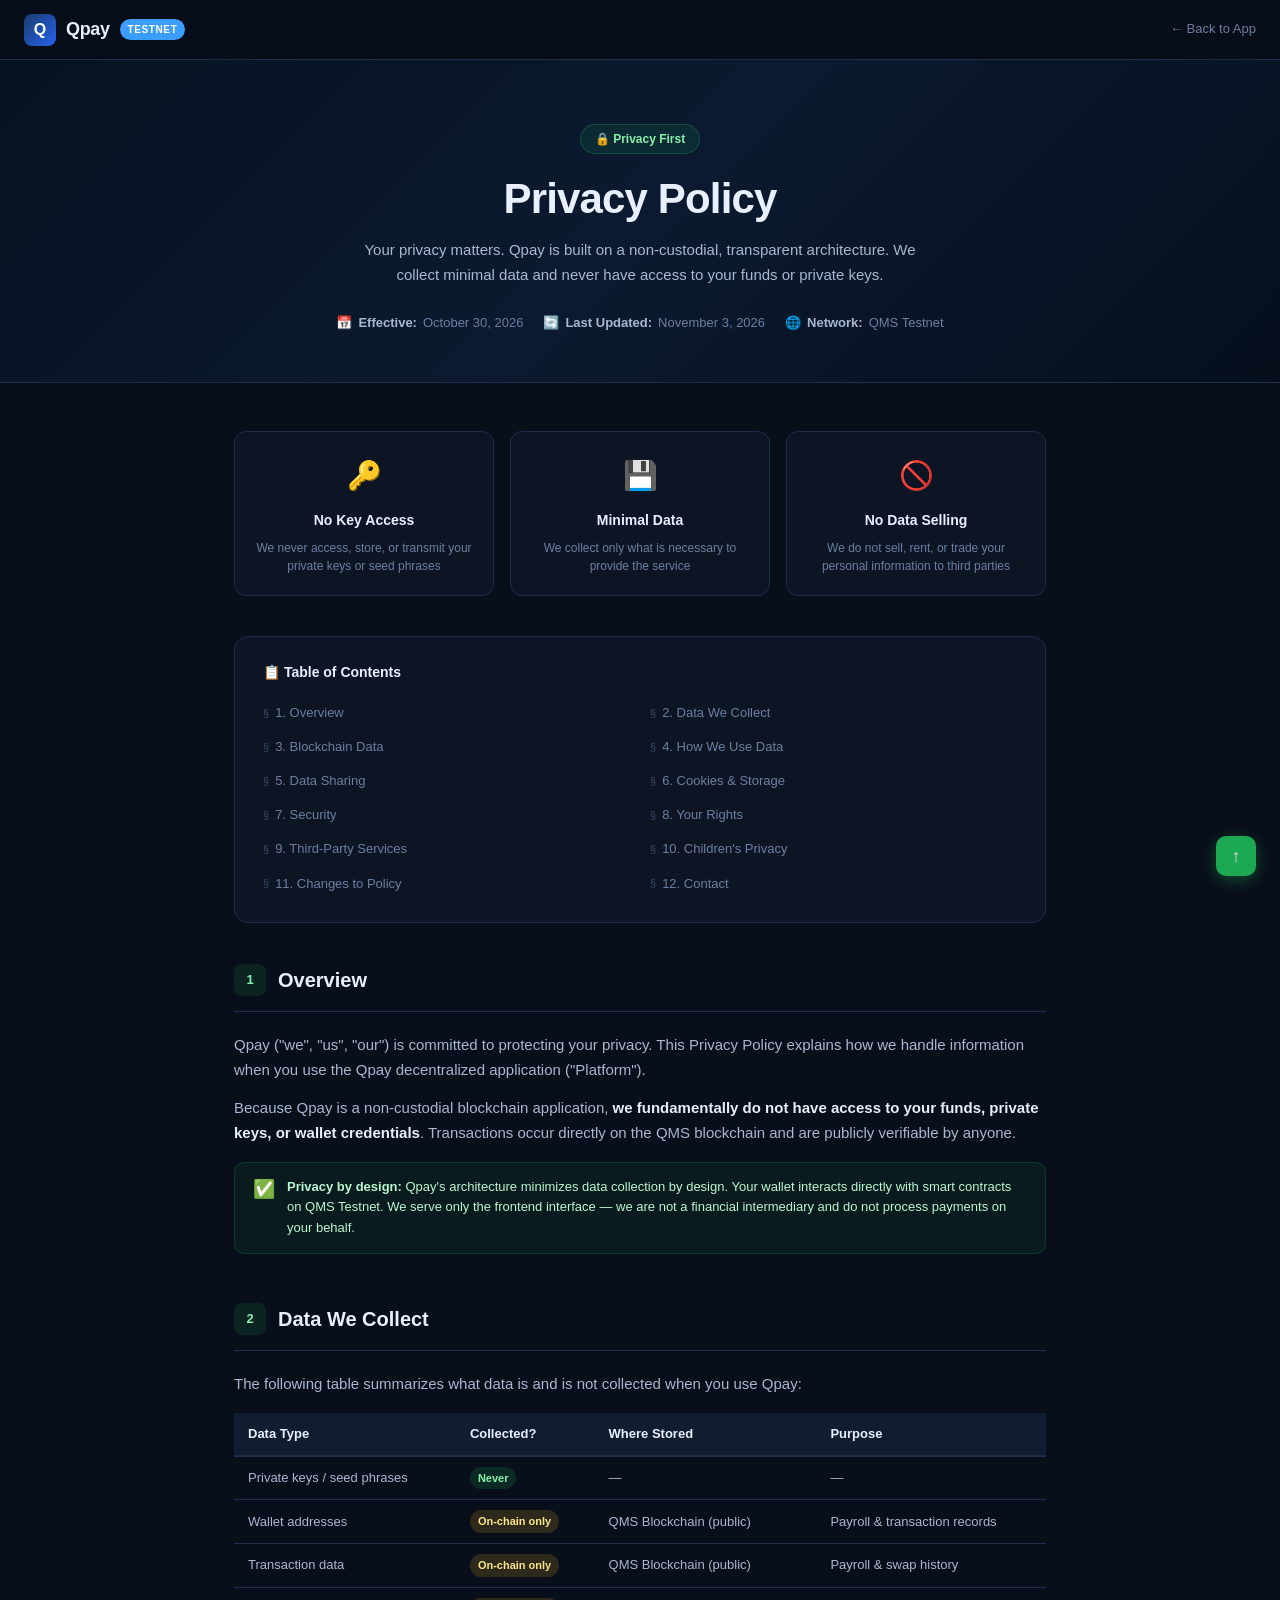
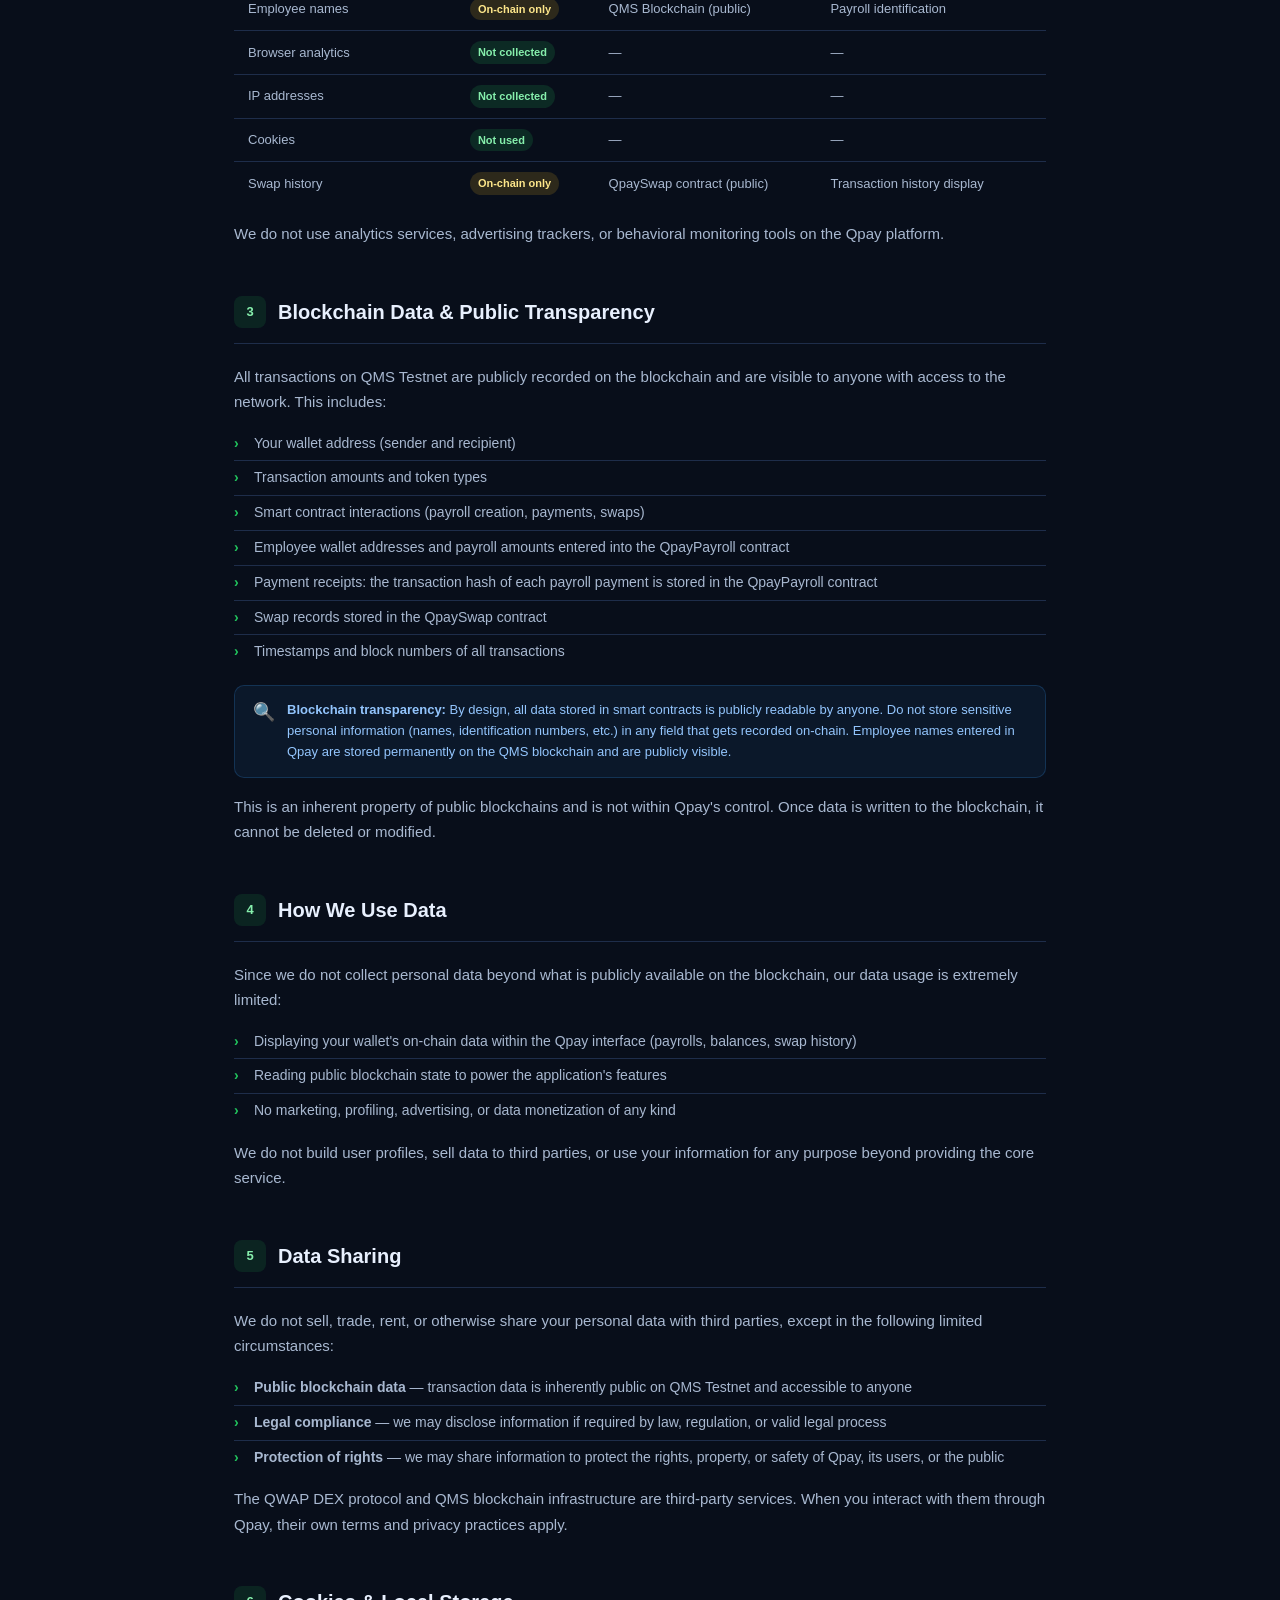
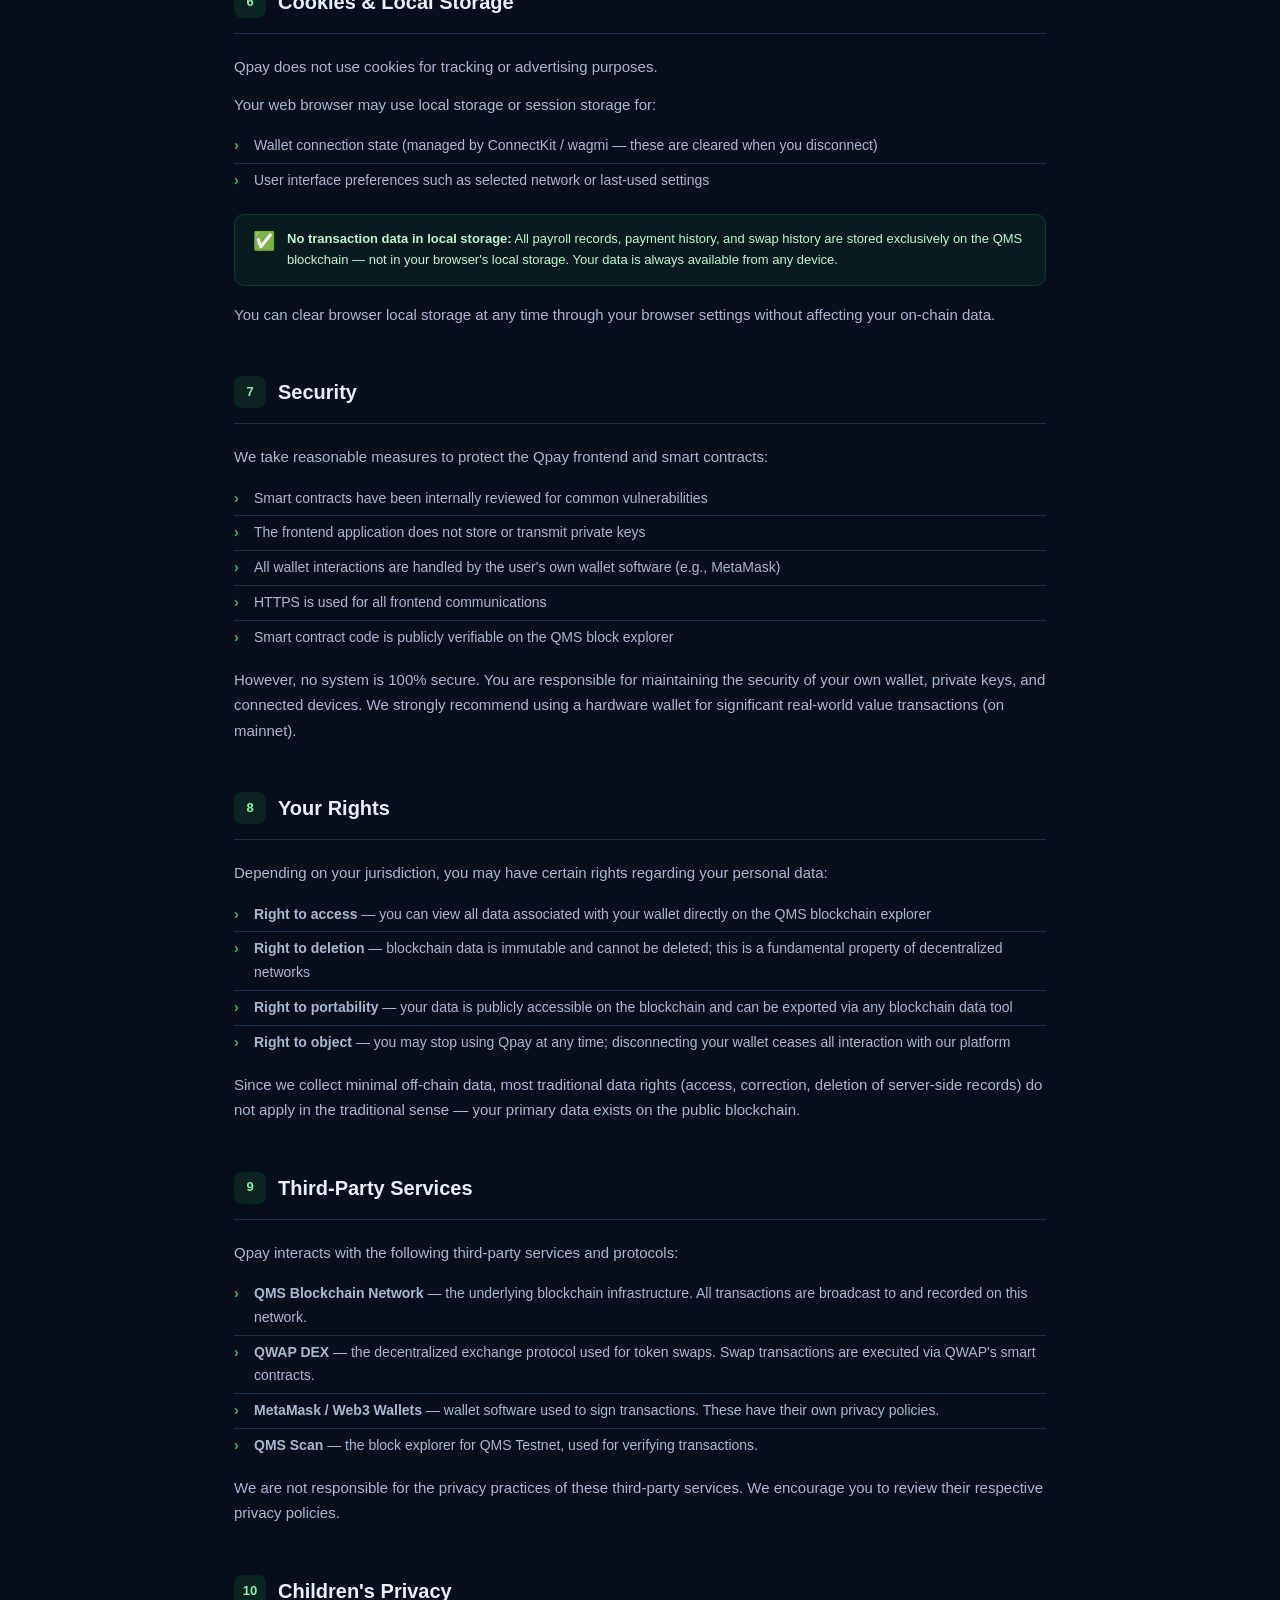
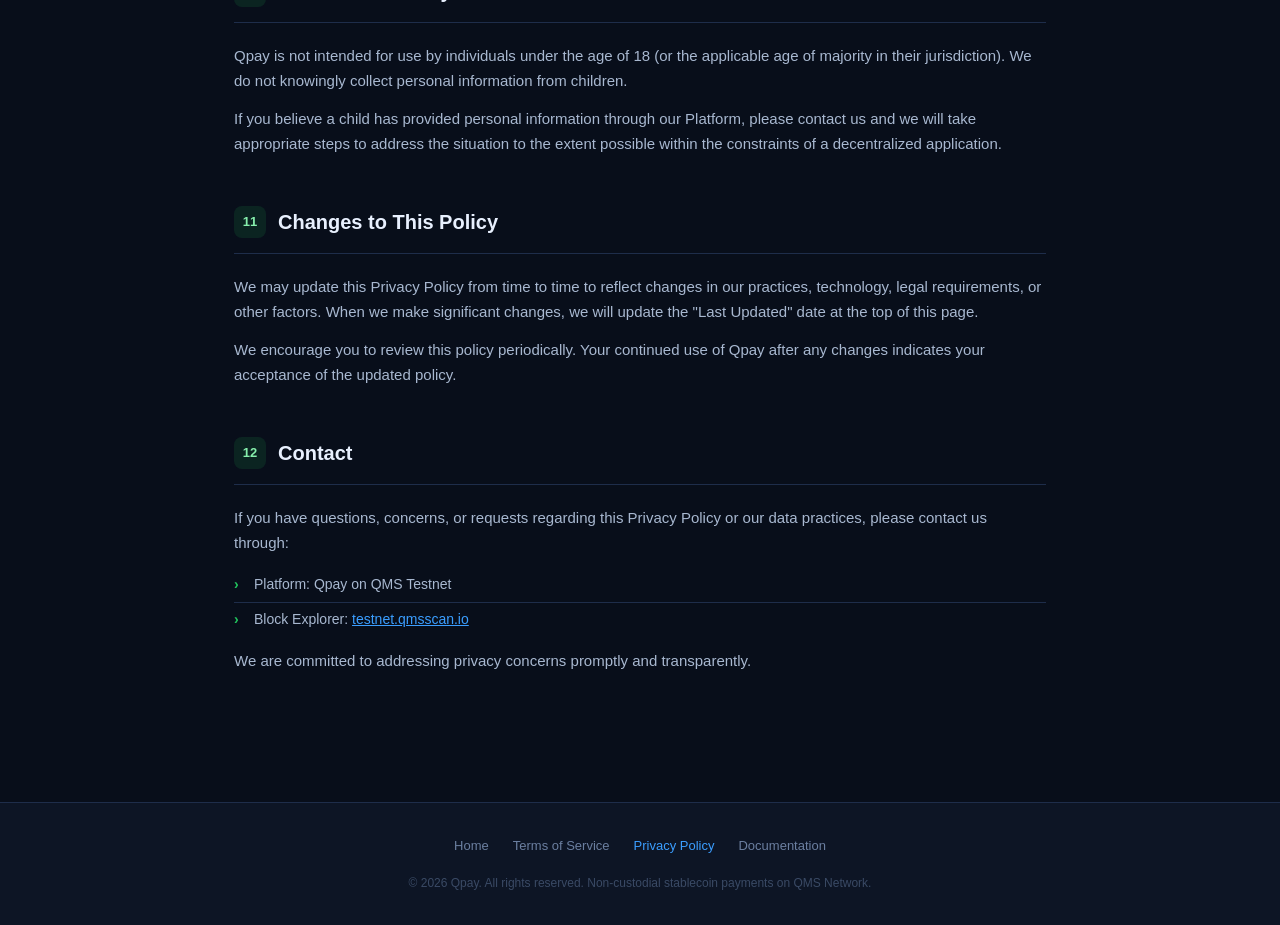
<file: public/privacy.html>
<!DOCTYPE html>
<html lang="en">
<head>
  <meta charset="UTF-8" />
  <meta name="viewport" content="width=device-width, initial-scale=1.0" />
  <title>Privacy Policy — Qpay</title>
  <style>
    *, *::before, *::after { box-sizing: border-box; margin: 0; padding: 0; }
    :root {
      --bg: #080e1a;
      --surf: #0d1525;
      --surf2: #111c30;
      --border: #1e2d4a;
      --acc: #3b9eff;
      --acc2: #60b4ff;
      --ink: #e8f0fe;
      --ink2: #a8b8d0;
      --muted: #6b7fa0;
      --subtle: #3a4a65;
      --success: #22c55e;
    }
    html { scroll-behavior: smooth; }
    body {
      background: var(--bg);
      color: var(--ink2);
      font-family: -apple-system, BlinkMacSystemFont, 'Segoe UI', Roboto, sans-serif;
      font-size: 15px;
      line-height: 1.7;
      min-height: 100vh;
    }

    nav {
      position: sticky; top: 0; z-index: 100;
      background: rgba(8,14,26,0.92);
      backdrop-filter: blur(16px);
      border-bottom: 1px solid var(--border);
      padding: 0 24px;
      display: flex; align-items: center; justify-content: space-between;
      height: 60px;
    }
    .nav-logo { display: flex; align-items: center; gap: 10px; text-decoration: none; }
    .nav-logo-icon {
      width: 32px; height: 32px; border-radius: 8px;
      background: linear-gradient(135deg, #1a3a6e, #2563eb);
      display: flex; align-items: center; justify-content: center;
      font-weight: 900; font-size: 16px; color: #fff;
    }
    .nav-logo-text { color: var(--ink); font-weight: 800; font-size: 18px; letter-spacing: -0.02em; }
    .nav-badge {
      background: var(--acc); color: #fff;
      font-size: 10px; font-weight: 700; letter-spacing: 0.06em;
      padding: 2px 8px; border-radius: 20px; text-transform: uppercase;
    }
    .nav-back {
      color: var(--muted); font-size: 13px; text-decoration: none;
      display: flex; align-items: center; gap: 6px;
      transition: color 0.2s;
    }
    .nav-back:hover { color: var(--acc); }

    .hero {
      background: linear-gradient(135deg, #071220 0%, #0b1a30 50%, #060e1c 100%);
      border-bottom: 1px solid var(--border);
      padding: 64px 24px 48px;
      text-align: center;
    }
    .hero-badge {
      display: inline-flex; align-items: center; gap: 6px;
      background: rgba(34,197,94,0.1); border: 1px solid rgba(34,197,94,0.25);
      color: #86efac; font-size: 12px; font-weight: 600;
      padding: 4px 14px; border-radius: 20px; margin-bottom: 20px;
    }
    .hero h1 {
      color: var(--ink); font-size: clamp(28px, 5vw, 42px);
      font-weight: 800; letter-spacing: -0.02em;
      margin-bottom: 12px; line-height: 1.2;
    }
    .hero p { color: var(--ink2); font-size: 15px; max-width: 560px; margin: 0 auto 24px; }
    .hero-meta {
      display: flex; align-items: center; justify-content: center; gap: 20px;
      flex-wrap: wrap;
    }
    .hero-meta span { color: var(--muted); font-size: 13px; display: flex; align-items: center; gap: 6px; }
    .hero-meta strong { color: var(--ink2); }

    /* ── Privacy highlight cards ── */
    .privacy-highlights {
      display: grid; grid-template-columns: repeat(3, 1fr); gap: 16px;
      margin-bottom: 40px;
    }
    @media (max-width: 640px) { .privacy-highlights { grid-template-columns: 1fr; } }
    .highlight-card {
      background: var(--surf); border: 1px solid var(--border);
      border-radius: 12px; padding: 20px;
      text-align: center;
    }
    .highlight-icon { font-size: 28px; margin-bottom: 10px; }
    .highlight-title { color: var(--ink); font-weight: 700; font-size: 14px; margin-bottom: 6px; }
    .highlight-desc { color: var(--muted); font-size: 12px; line-height: 1.5; }

    .container { max-width: 860px; margin: 0 auto; padding: 48px 24px 80px; }

    .toc {
      background: var(--surf); border: 1px solid var(--border);
      border-radius: 14px; padding: 24px 28px; margin-bottom: 40px;
    }
    .toc-title { color: var(--ink); font-weight: 700; font-size: 14px; margin-bottom: 14px; }
    .toc-grid { display: grid; grid-template-columns: 1fr 1fr; gap: 6px 20px; }
    .toc a {
      color: var(--muted); font-size: 13px; text-decoration: none;
      display: flex; align-items: center; gap: 6px;
      padding: 3px 0; transition: color 0.2s;
    }
    .toc a:hover { color: var(--acc); }
    .toc a::before { content: '§'; color: var(--subtle); font-size: 11px; }
    @media (max-width: 520px) { .toc-grid { grid-template-columns: 1fr; } }

    .section { margin-bottom: 48px; scroll-margin-top: 80px; }
    .section-header {
      display: flex; align-items: center; gap: 12px;
      margin-bottom: 20px; padding-bottom: 14px;
      border-bottom: 1px solid var(--border);
    }
    .section-num {
      width: 32px; height: 32px; border-radius: 8px; flex-shrink: 0;
      background: rgba(34,197,94,0.12); color: #86efac;
      font-size: 13px; font-weight: 800;
      display: flex; align-items: center; justify-content: center;
    }
    .section h2 { color: var(--ink); font-size: 20px; font-weight: 700; }
    .section p { color: var(--ink2); margin-bottom: 12px; }
    .section p:last-child { margin-bottom: 0; }
    .section ul { padding-left: 0; list-style: none; margin-bottom: 12px; }
    .section ul li {
      color: var(--ink2); font-size: 14px; padding: 5px 0 5px 20px;
      position: relative; border-bottom: 1px solid var(--border);
    }
    .section ul li:last-child { border-bottom: none; }
    .section ul li::before { content: '›'; color: var(--success); font-weight: 700; position: absolute; left: 0; top: 5px; }

    .callout {
      border-radius: 10px; padding: 14px 18px; margin: 16px 0;
      display: flex; gap: 12px; align-items: flex-start;
    }
    .callout-success { background: rgba(34,197,94,0.07); border: 1px solid rgba(34,197,94,0.2); }
    .callout-info { background: rgba(59,158,255,0.07); border: 1px solid rgba(59,158,255,0.2); }
    .callout-icon { font-size: 18px; flex-shrink: 0; line-height: 1.4; }
    .callout-body { font-size: 13px; line-height: 1.6; }
    .callout-success .callout-body { color: #bbf7d0; }
    .callout-info .callout-body { color: #93c5fd; }
    .callout strong { font-weight: 700; }

    /* Data table */
    .data-table { width: 100%; border-collapse: collapse; margin: 16px 0; font-size: 13px; }
    .data-table th {
      background: var(--surf2); color: var(--ink); font-weight: 700;
      padding: 10px 14px; text-align: left; border-bottom: 2px solid var(--border);
    }
    .data-table td {
      color: var(--ink2); padding: 10px 14px;
      border-bottom: 1px solid var(--border);
    }
    .data-table tr:last-child td { border-bottom: none; }
    .data-table tr:hover td { background: var(--surf2); }
    .tag {
      display: inline-block; padding: 2px 8px; border-radius: 20px;
      font-size: 11px; font-weight: 600;
    }
    .tag-no { background: rgba(34,197,94,0.15); color: #86efac; }
    .tag-yes { background: rgba(59,158,255,0.15); color: #93c5fd; }
    .tag-chain { background: rgba(251,191,36,0.15); color: #fde68a; }

    footer {
      background: var(--surf); border-top: 1px solid var(--border);
      padding: 32px 24px; text-align: center;
    }
    .footer-links { display: flex; justify-content: center; gap: 24px; flex-wrap: wrap; margin-bottom: 16px; }
    .footer-links a { color: var(--muted); font-size: 13px; text-decoration: none; transition: color 0.2s; }
    .footer-links a:hover { color: var(--acc); }
    .footer-links a.active { color: var(--acc); }
    footer p { color: var(--subtle); font-size: 12px; }

    .scroll-top {
      position: fixed; bottom: 24px; right: 24px;
      width: 40px; height: 40px; border-radius: 10px;
      background: var(--success); border: none; cursor: pointer;
      color: #fff; font-size: 18px; display: flex;
      align-items: center; justify-content: center;
      box-shadow: 0 4px 16px rgba(34,197,94,0.4);
      opacity: 0.85; transition: transform 0.2s, opacity 0.2s;
    }
    .scroll-top:hover { transform: translateY(-2px); opacity: 1; }
  </style>
</head>
<body>

<nav>
  <a href="/" class="nav-logo">
    <div class="nav-logo-icon">Q</div>
    <span class="nav-logo-text">Qpay</span>
    <span class="nav-badge">Testnet</span>
  </a>
  <a href="javascript:window.close()" class="nav-back">← Back to App</a>
</nav>

<div class="hero">
  <div class="hero-badge">🔒 Privacy First</div>
  <h1>Privacy Policy</h1>
  <p>Your privacy matters. Qpay is built on a non-custodial, transparent architecture. We collect minimal data and never have access to your funds or private keys.</p>
  <div class="hero-meta">
    <span>📅 <strong>Effective:</strong> October 30, 2026</span>
    <span>🔄 <strong>Last Updated:</strong> November 3, 2026</span>
    <span>🌐 <strong>Network:</strong> QMS Testnet</span>
  </div>
</div>

<div class="container">

  <!-- Privacy Highlights -->
  <div class="privacy-highlights">
    <div class="highlight-card">
      <div class="highlight-icon">🔑</div>
      <div class="highlight-title">No Key Access</div>
      <div class="highlight-desc">We never access, store, or transmit your private keys or seed phrases</div>
    </div>
    <div class="highlight-card">
      <div class="highlight-icon">💾</div>
      <div class="highlight-title">Minimal Data</div>
      <div class="highlight-desc">We collect only what is necessary to provide the service</div>
    </div>
    <div class="highlight-card">
      <div class="highlight-icon">🚫</div>
      <div class="highlight-title">No Data Selling</div>
      <div class="highlight-desc">We do not sell, rent, or trade your personal information to third parties</div>
    </div>
  </div>

  <!-- Table of Contents -->
  <div class="toc">
    <div class="toc-title">📋 Table of Contents</div>
    <div class="toc-grid">
      <a href="#overview">1. Overview</a>
      <a href="#data-collected">2. Data We Collect</a>
      <a href="#blockchain-data">3. Blockchain Data</a>
      <a href="#how-we-use">4. How We Use Data</a>
      <a href="#data-sharing">5. Data Sharing</a>
      <a href="#cookies">6. Cookies &amp; Storage</a>
      <a href="#security">7. Security</a>
      <a href="#rights">8. Your Rights</a>
      <a href="#third-party">9. Third-Party Services</a>
      <a href="#children">10. Children's Privacy</a>
      <a href="#changes">11. Changes to Policy</a>
      <a href="#contact">12. Contact</a>
    </div>
  </div>

  <!-- Section 1 -->
  <div class="section" id="overview">
    <div class="section-header">
      <div class="section-num">1</div>
      <h2>Overview</h2>
    </div>
    <p>Qpay ("we", "us", "our") is committed to protecting your privacy. This Privacy Policy explains how we handle information when you use the Qpay decentralized application ("Platform").</p>
    <p>Because Qpay is a non-custodial blockchain application, <strong style="color: var(--ink);">we fundamentally do not have access to your funds, private keys, or wallet credentials</strong>. Transactions occur directly on the QMS blockchain and are publicly verifiable by anyone.</p>
    <div class="callout callout-success">
      <span class="callout-icon">✅</span>
      <div class="callout-body"><strong>Privacy by design:</strong> Qpay's architecture minimizes data collection by design. Your wallet interacts directly with smart contracts on QMS Testnet. We serve only the frontend interface — we are not a financial intermediary and do not process payments on your behalf.</div>
    </div>
  </div>

  <!-- Section 2 -->
  <div class="section" id="data-collected">
    <div class="section-header">
      <div class="section-num">2</div>
      <h2>Data We Collect</h2>
    </div>
    <p>The following table summarizes what data is and is not collected when you use Qpay:</p>
    <table class="data-table">
      <thead>
        <tr>
          <th>Data Type</th>
          <th>Collected?</th>
          <th>Where Stored</th>
          <th>Purpose</th>
        </tr>
      </thead>
      <tbody>
        <tr>
          <td>Private keys / seed phrases</td>
          <td><span class="tag tag-no">Never</span></td>
          <td>—</td>
          <td>—</td>
        </tr>
        <tr>
          <td>Wallet addresses</td>
          <td><span class="tag tag-chain">On-chain only</span></td>
          <td>QMS Blockchain (public)</td>
          <td>Payroll &amp; transaction records</td>
        </tr>
        <tr>
          <td>Transaction data</td>
          <td><span class="tag tag-chain">On-chain only</span></td>
          <td>QMS Blockchain (public)</td>
          <td>Payroll &amp; swap history</td>
        </tr>
        <tr>
          <td>Employee names</td>
          <td><span class="tag tag-chain">On-chain only</span></td>
          <td>QMS Blockchain (public)</td>
          <td>Payroll identification</td>
        </tr>
        <tr>
          <td>Browser analytics</td>
          <td><span class="tag tag-no">Not collected</span></td>
          <td>—</td>
          <td>—</td>
        </tr>
        <tr>
          <td>IP addresses</td>
          <td><span class="tag tag-no">Not collected</span></td>
          <td>—</td>
          <td>—</td>
        </tr>
        <tr>
          <td>Cookies</td>
          <td><span class="tag tag-no">Not used</span></td>
          <td>—</td>
          <td>—</td>
        </tr>
        <tr>
          <td>Swap history</td>
          <td><span class="tag tag-chain">On-chain only</span></td>
          <td>QpaySwap contract (public)</td>
          <td>Transaction history display</td>
        </tr>
      </tbody>
    </table>
    <p>We do not use analytics services, advertising trackers, or behavioral monitoring tools on the Qpay platform.</p>
  </div>

  <!-- Section 3 -->
  <div class="section" id="blockchain-data">
    <div class="section-header">
      <div class="section-num">3</div>
      <h2>Blockchain Data &amp; Public Transparency</h2>
    </div>
    <p>All transactions on QMS Testnet are publicly recorded on the blockchain and are visible to anyone with access to the network. This includes:</p>
    <ul>
      <li>Your wallet address (sender and recipient)</li>
      <li>Transaction amounts and token types</li>
      <li>Smart contract interactions (payroll creation, payments, swaps)</li>
      <li>Employee wallet addresses and payroll amounts entered into the QpayPayroll contract</li>
      <li>Payment receipts: the transaction hash of each payroll payment is stored in the QpayPayroll contract</li>
      <li>Swap records stored in the QpaySwap contract</li>
      <li>Timestamps and block numbers of all transactions</li>
    </ul>
    <div class="callout callout-info">
      <span class="callout-icon">🔍</span>
      <div class="callout-body"><strong>Blockchain transparency:</strong> By design, all data stored in smart contracts is publicly readable by anyone. Do not store sensitive personal information (names, identification numbers, etc.) in any field that gets recorded on-chain. Employee names entered in Qpay are stored permanently on the QMS blockchain and are publicly visible.</div>
    </div>
    <p>This is an inherent property of public blockchains and is not within Qpay's control. Once data is written to the blockchain, it cannot be deleted or modified.</p>
  </div>

  <!-- Section 4 -->
  <div class="section" id="how-we-use">
    <div class="section-header">
      <div class="section-num">4</div>
      <h2>How We Use Data</h2>
    </div>
    <p>Since we do not collect personal data beyond what is publicly available on the blockchain, our data usage is extremely limited:</p>
    <ul>
      <li>Displaying your wallet's on-chain data within the Qpay interface (payrolls, balances, swap history)</li>
      <li>Reading public blockchain state to power the application's features</li>
      <li>No marketing, profiling, advertising, or data monetization of any kind</li>
    </ul>
    <p>We do not build user profiles, sell data to third parties, or use your information for any purpose beyond providing the core service.</p>
  </div>

  <!-- Section 5 -->
  <div class="section" id="data-sharing">
    <div class="section-header">
      <div class="section-num">5</div>
      <h2>Data Sharing</h2>
    </div>
    <p>We do not sell, trade, rent, or otherwise share your personal data with third parties, except in the following limited circumstances:</p>
    <ul>
      <li><strong>Public blockchain data</strong> — transaction data is inherently public on QMS Testnet and accessible to anyone</li>
      <li><strong>Legal compliance</strong> — we may disclose information if required by law, regulation, or valid legal process</li>
      <li><strong>Protection of rights</strong> — we may share information to protect the rights, property, or safety of Qpay, its users, or the public</li>
    </ul>
    <p>The QWAP DEX protocol and QMS blockchain infrastructure are third-party services. When you interact with them through Qpay, their own terms and privacy practices apply.</p>
  </div>

  <!-- Section 6 -->
  <div class="section" id="cookies">
    <div class="section-header">
      <div class="section-num">6</div>
      <h2>Cookies &amp; Local Storage</h2>
    </div>
    <p>Qpay does not use cookies for tracking or advertising purposes.</p>
    <p>Your web browser may use local storage or session storage for:</p>
    <ul>
      <li>Wallet connection state (managed by ConnectKit / wagmi — these are cleared when you disconnect)</li>
      <li>User interface preferences such as selected network or last-used settings</li>
    </ul>
    <div class="callout callout-success">
      <span class="callout-icon">✅</span>
      <div class="callout-body"><strong>No transaction data in local storage:</strong> All payroll records, payment history, and swap history are stored exclusively on the QMS blockchain — not in your browser's local storage. Your data is always available from any device.</div>
    </div>
    <p>You can clear browser local storage at any time through your browser settings without affecting your on-chain data.</p>
  </div>

  <!-- Section 7 -->
  <div class="section" id="security">
    <div class="section-header">
      <div class="section-num">7</div>
      <h2>Security</h2>
    </div>
    <p>We take reasonable measures to protect the Qpay frontend and smart contracts:</p>
    <ul>
      <li>Smart contracts have been internally reviewed for common vulnerabilities</li>
      <li>The frontend application does not store or transmit private keys</li>
      <li>All wallet interactions are handled by the user's own wallet software (e.g., MetaMask)</li>
      <li>HTTPS is used for all frontend communications</li>
      <li>Smart contract code is publicly verifiable on the QMS block explorer</li>
    </ul>
    <p>However, no system is 100% secure. You are responsible for maintaining the security of your own wallet, private keys, and connected devices. We strongly recommend using a hardware wallet for significant real-world value transactions (on mainnet).</p>
  </div>

  <!-- Section 8 -->
  <div class="section" id="rights">
    <div class="section-header">
      <div class="section-num">8</div>
      <h2>Your Rights</h2>
    </div>
    <p>Depending on your jurisdiction, you may have certain rights regarding your personal data:</p>
    <ul>
      <li><strong>Right to access</strong> — you can view all data associated with your wallet directly on the QMS blockchain explorer</li>
      <li><strong>Right to deletion</strong> — blockchain data is immutable and cannot be deleted; this is a fundamental property of decentralized networks</li>
      <li><strong>Right to portability</strong> — your data is publicly accessible on the blockchain and can be exported via any blockchain data tool</li>
      <li><strong>Right to object</strong> — you may stop using Qpay at any time; disconnecting your wallet ceases all interaction with our platform</li>
    </ul>
    <p>Since we collect minimal off-chain data, most traditional data rights (access, correction, deletion of server-side records) do not apply in the traditional sense — your primary data exists on the public blockchain.</p>
  </div>

  <!-- Section 9 -->
  <div class="section" id="third-party">
    <div class="section-header">
      <div class="section-num">9</div>
      <h2>Third-Party Services</h2>
    </div>
    <p>Qpay interacts with the following third-party services and protocols:</p>
    <ul>
      <li><strong>QMS Blockchain Network</strong> — the underlying blockchain infrastructure. All transactions are broadcast to and recorded on this network.</li>
      <li><strong>QWAP DEX</strong> — the decentralized exchange protocol used for token swaps. Swap transactions are executed via QWAP's smart contracts.</li>
      <li><strong>MetaMask / Web3 Wallets</strong> — wallet software used to sign transactions. These have their own privacy policies.</li>
      <li><strong>QMS Scan</strong> — the block explorer for QMS Testnet, used for verifying transactions.</li>
    </ul>
    <p>We are not responsible for the privacy practices of these third-party services. We encourage you to review their respective privacy policies.</p>
  </div>

  <!-- Section 10 -->
  <div class="section" id="children">
    <div class="section-header">
      <div class="section-num">10</div>
      <h2>Children's Privacy</h2>
    </div>
    <p>Qpay is not intended for use by individuals under the age of 18 (or the applicable age of majority in their jurisdiction). We do not knowingly collect personal information from children.</p>
    <p>If you believe a child has provided personal information through our Platform, please contact us and we will take appropriate steps to address the situation to the extent possible within the constraints of a decentralized application.</p>
  </div>

  <!-- Section 11 -->
  <div class="section" id="changes">
    <div class="section-header">
      <div class="section-num">11</div>
      <h2>Changes to This Policy</h2>
    </div>
    <p>We may update this Privacy Policy from time to time to reflect changes in our practices, technology, legal requirements, or other factors. When we make significant changes, we will update the "Last Updated" date at the top of this page.</p>
    <p>We encourage you to review this policy periodically. Your continued use of Qpay after any changes indicates your acceptance of the updated policy.</p>
  </div>

  <!-- Section 12 -->
  <div class="section" id="contact">
    <div class="section-header">
      <div class="section-num">12</div>
      <h2>Contact</h2>
    </div>
    <p>If you have questions, concerns, or requests regarding this Privacy Policy or our data practices, please contact us through:</p>
    <ul>
      <li>Platform: Qpay on QMS Testnet</li>
      <li>Block Explorer: <a href="https://testnet.qmsscan.io" target="_blank" rel="noopener noreferrer" style="color: var(--acc);">testnet.qmsscan.io</a></li>

    </ul>
    <p>We are committed to addressing privacy concerns promptly and transparently.</p>
  </div>

</div>

<footer>
  <div class="footer-links">
    <a href="/">Home</a>
    <a href="/terms.html">Terms of Service</a>
    <a href="/privacy.html" class="active">Privacy Policy</a>
    <a href="/docs.html">Documentation</a>
  </div>
  <p>© 2026 Qpay. All rights reserved. Non-custodial stablecoin payments on QMS Network.</p>
</footer>

<button class="scroll-top" onclick="window.scrollTo({top:0,behavior:'smooth'})" title="Back to top">↑</button>

</body>
</html>
</file>
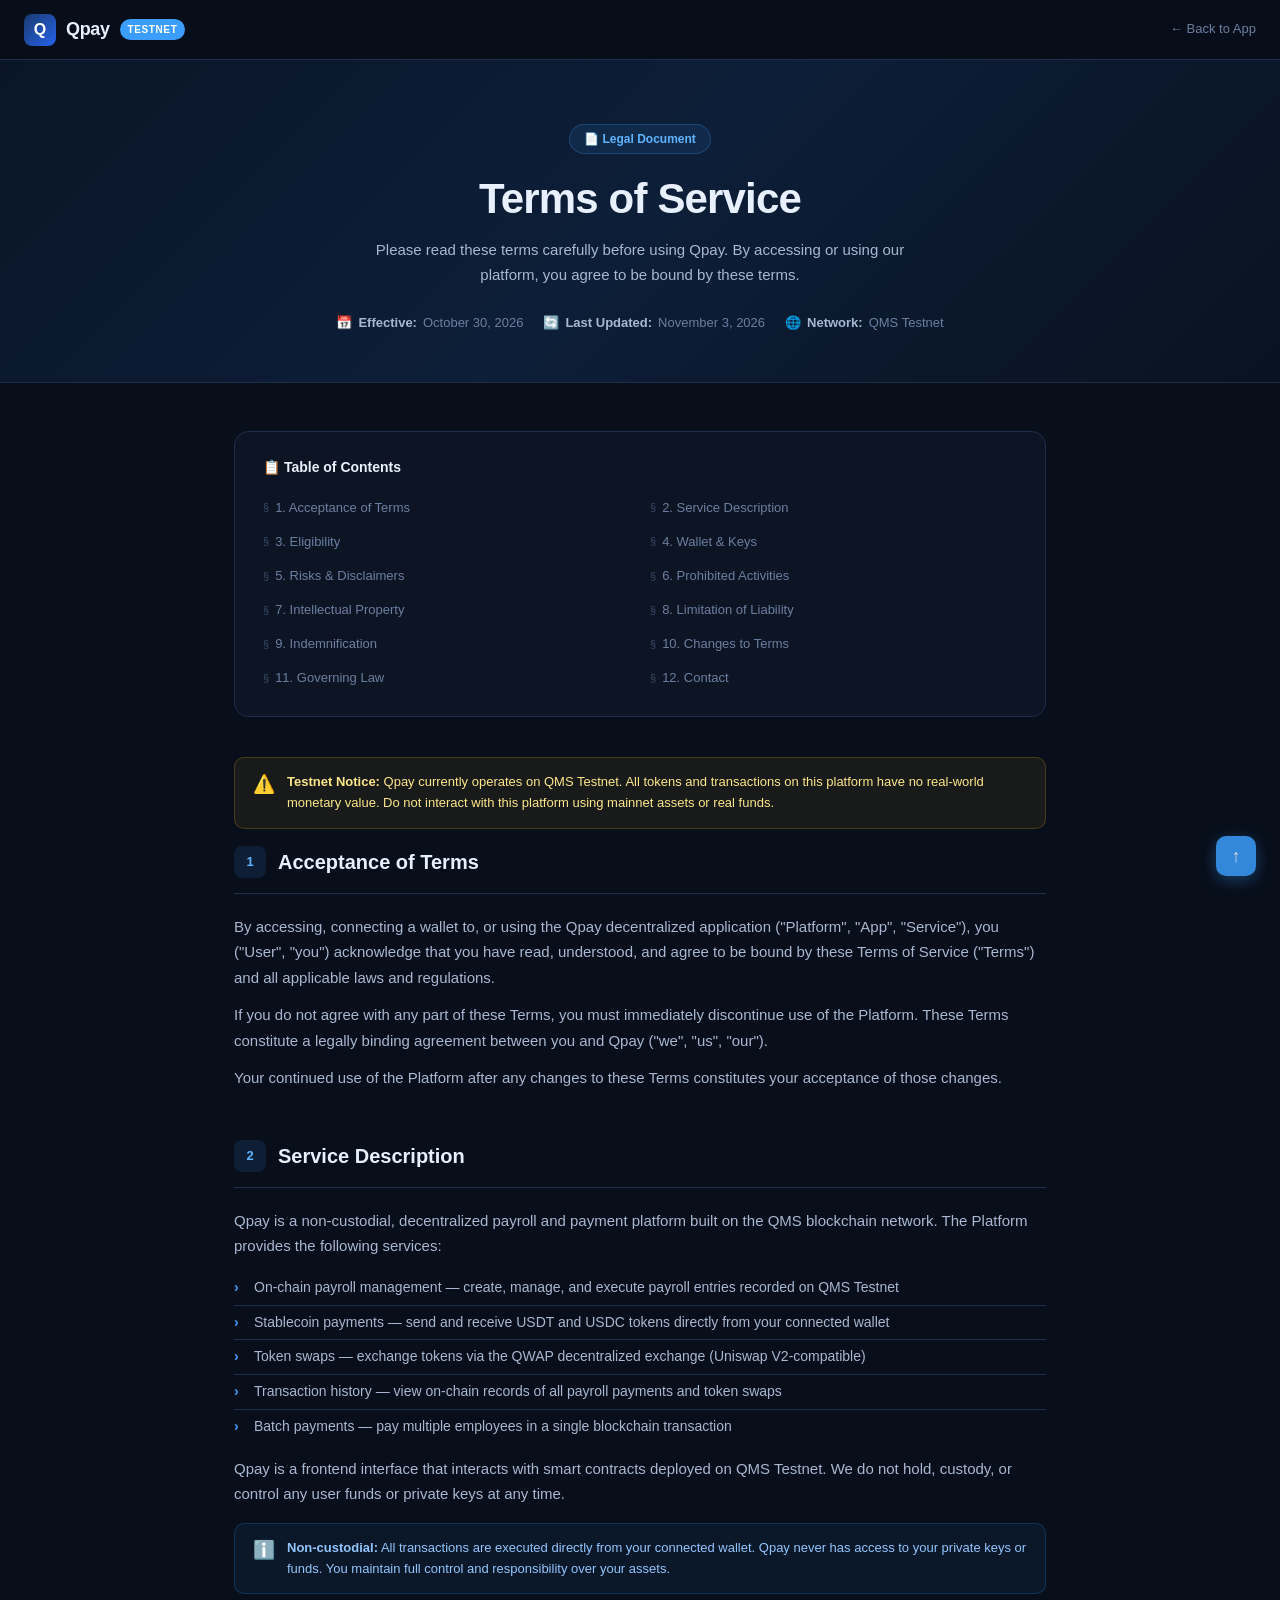
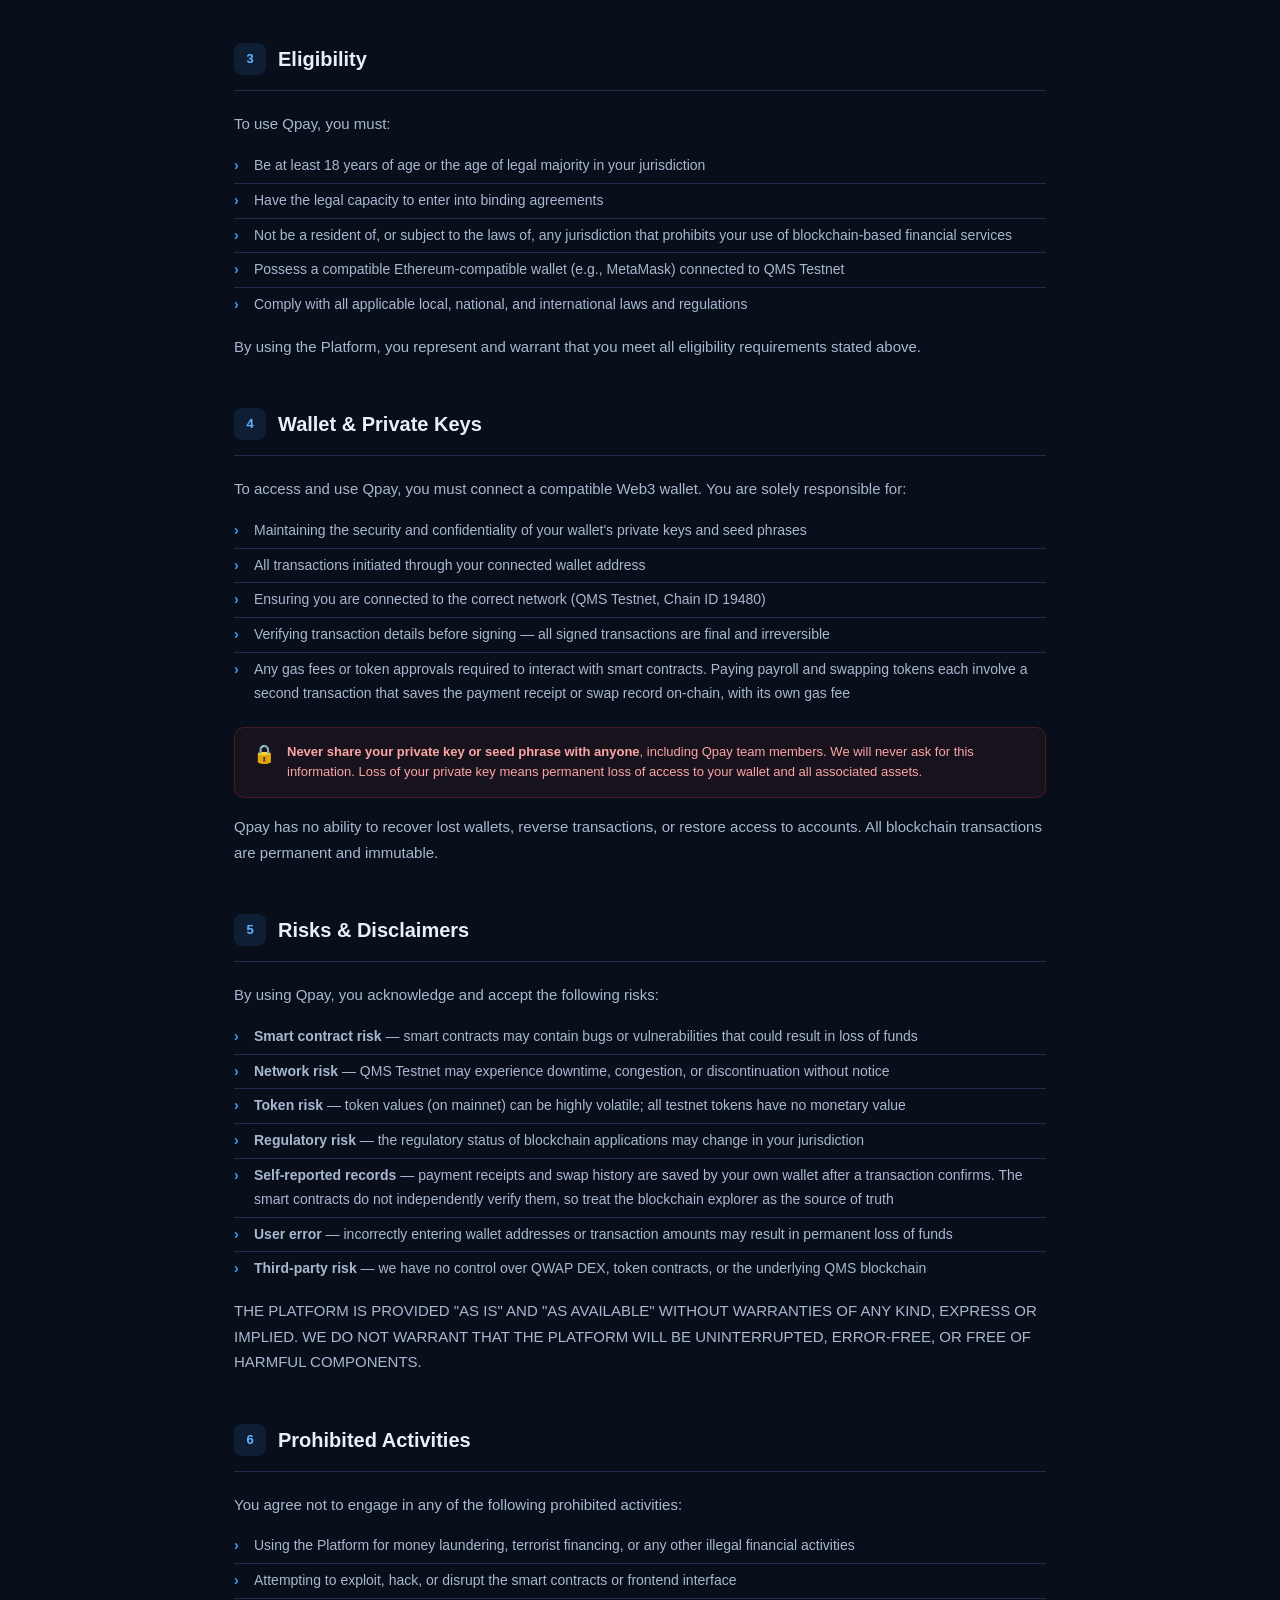
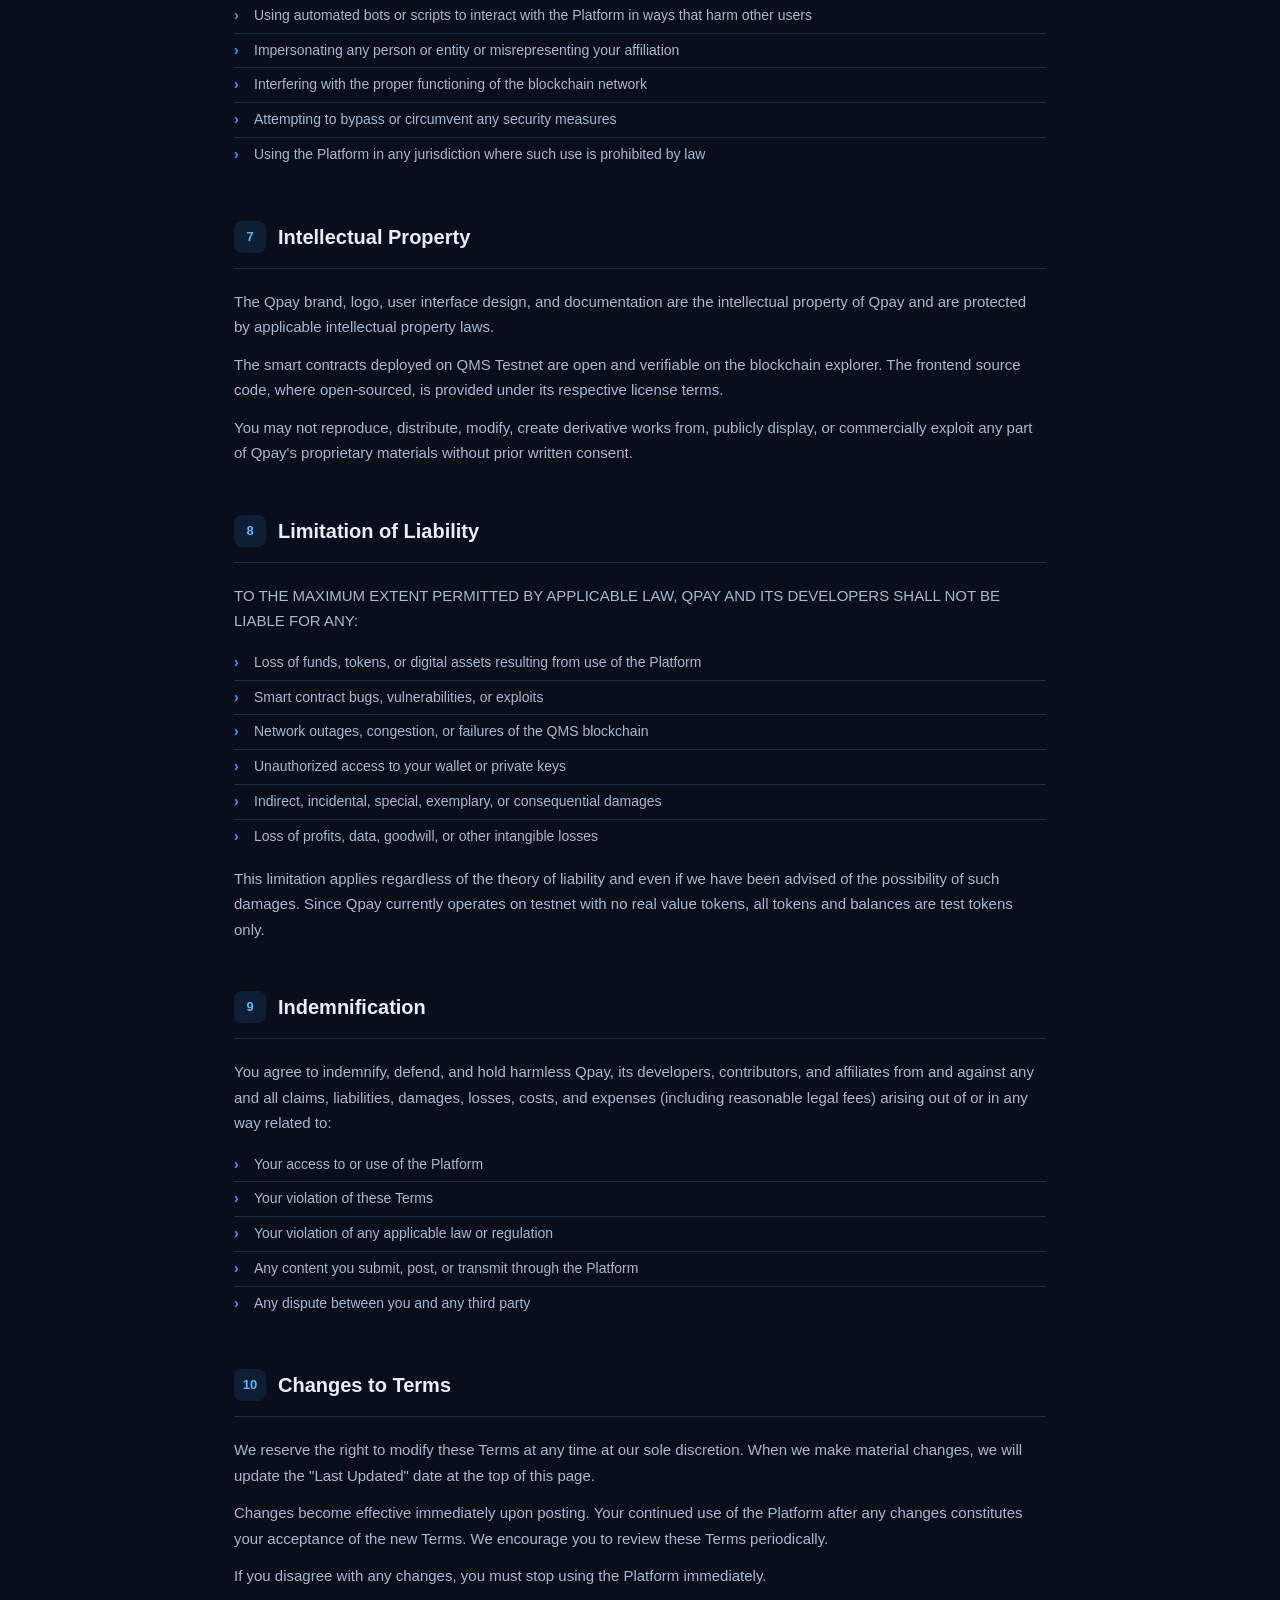
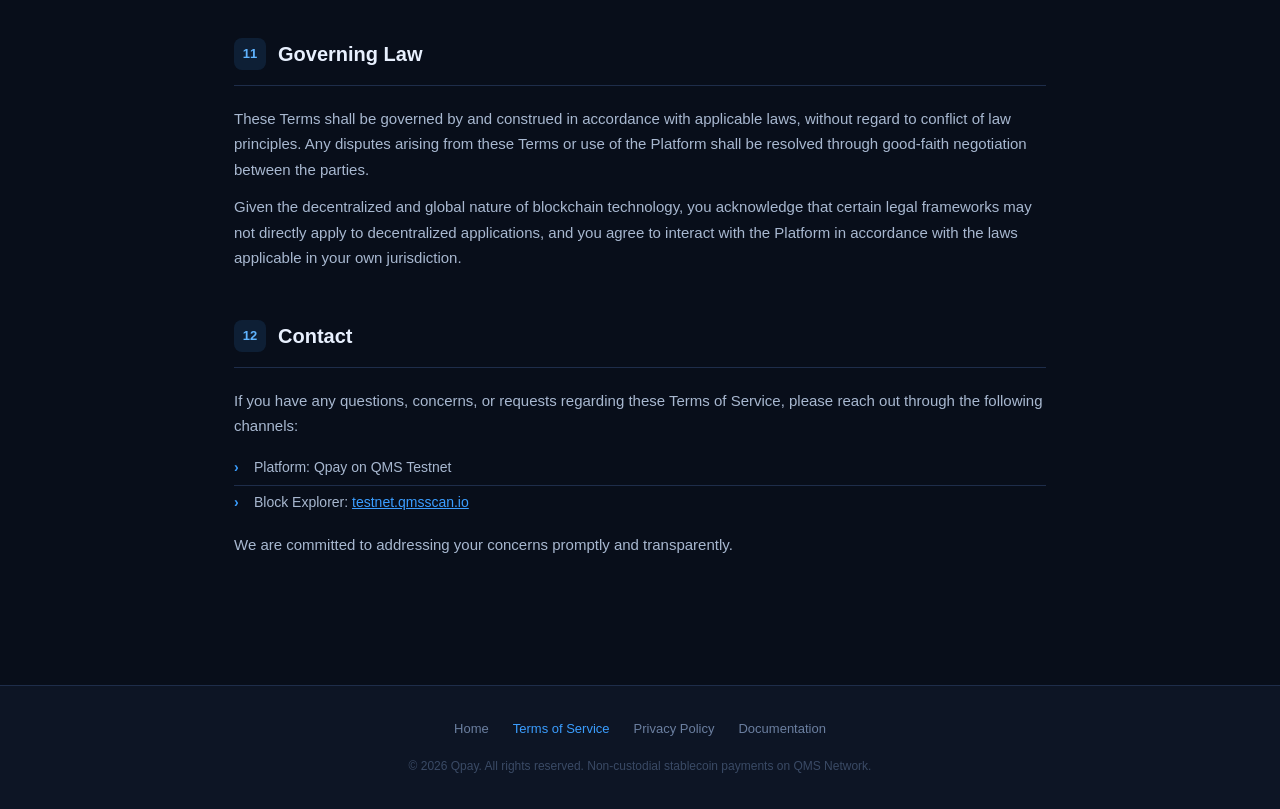
<file: public/terms.html>
<!DOCTYPE html>
<html lang="en">
<head>
  <meta charset="UTF-8" />
  <meta name="viewport" content="width=device-width, initial-scale=1.0" />
  <title>Terms of Service — Qpay</title>
  <style>
    *, *::before, *::after { box-sizing: border-box; margin: 0; padding: 0; }
    :root {
      --bg: #080e1a;
      --surf: #0d1525;
      --surf2: #111c30;
      --border: #1e2d4a;
      --acc: #3b9eff;
      --acc2: #60b4ff;
      --ink: #e8f0fe;
      --ink2: #a8b8d0;
      --muted: #6b7fa0;
      --subtle: #3a4a65;
      --warn: #fbbf24;
    }
    html { scroll-behavior: smooth; }
    body {
      background: var(--bg);
      color: var(--ink2);
      font-family: -apple-system, BlinkMacSystemFont, 'Segoe UI', Roboto, sans-serif;
      font-size: 15px;
      line-height: 1.7;
      min-height: 100vh;
    }

    /* ── Navbar ── */
    nav {
      position: sticky; top: 0; z-index: 100;
      background: rgba(8,14,26,0.92);
      backdrop-filter: blur(16px);
      border-bottom: 1px solid var(--border);
      padding: 0 24px;
      display: flex; align-items: center; justify-content: space-between;
      height: 60px;
    }
    .nav-logo { display: flex; align-items: center; gap: 10px; text-decoration: none; }
    .nav-logo-icon {
      width: 32px; height: 32px; border-radius: 8px;
      background: linear-gradient(135deg, #1a3a6e, #2563eb);
      display: flex; align-items: center; justify-content: center;
      font-weight: 900; font-size: 16px; color: #fff;
    }
    .nav-logo-text { color: var(--ink); font-weight: 800; font-size: 18px; letter-spacing: -0.02em; }
    .nav-badge {
      background: var(--acc); color: #fff;
      font-size: 10px; font-weight: 700; letter-spacing: 0.06em;
      padding: 2px 8px; border-radius: 20px; text-transform: uppercase;
    }
    .nav-back {
      color: var(--muted); font-size: 13px; text-decoration: none;
      display: flex; align-items: center; gap: 6px;
      transition: color 0.2s;
    }
    .nav-back:hover { color: var(--acc); }

    /* ── Hero ── */
    .hero {
      background: linear-gradient(135deg, #0a1628 0%, #0d1e38 50%, #091220 100%);
      border-bottom: 1px solid var(--border);
      padding: 64px 24px 48px;
      text-align: center;
    }
    .hero-badge {
      display: inline-flex; align-items: center; gap: 6px;
      background: var(--acc)+'18'; border: 1px solid var(--acc)+'33';
      color: var(--acc2); font-size: 12px; font-weight: 600;
      padding: 4px 14px; border-radius: 20px; margin-bottom: 20px;
      background: rgba(59,158,255,0.1); border: 1px solid rgba(59,158,255,0.25);
    }
    .hero h1 {
      color: var(--ink); font-size: clamp(28px, 5vw, 42px);
      font-weight: 800; letter-spacing: -0.02em;
      margin-bottom: 12px; line-height: 1.2;
    }
    .hero p { color: var(--ink2); font-size: 15px; max-width: 560px; margin: 0 auto 24px; }
    .hero-meta {
      display: flex; align-items: center; justify-content: center; gap: 20px;
      flex-wrap: wrap;
    }
    .hero-meta span { color: var(--muted); font-size: 13px; display: flex; align-items: center; gap: 6px; }
    .hero-meta strong { color: var(--ink2); }

    /* ── Layout ── */
    .container { max-width: 860px; margin: 0 auto; padding: 48px 24px 80px; }

    /* ── TOC ── */
    .toc {
      background: var(--surf);
      border: 1px solid var(--border);
      border-radius: 14px;
      padding: 24px 28px;
      margin-bottom: 40px;
    }
    .toc-title { color: var(--ink); font-weight: 700; font-size: 14px; margin-bottom: 14px;
      display: flex; align-items: center; gap: 8px; }
    .toc-grid { display: grid; grid-template-columns: 1fr 1fr; gap: 6px 20px; }
    .toc a {
      color: var(--muted); font-size: 13px; text-decoration: none;
      display: flex; align-items: center; gap: 6px;
      padding: 3px 0; transition: color 0.2s;
    }
    .toc a:hover { color: var(--acc); }
    .toc a::before { content: '§'; color: var(--subtle); font-size: 11px; }
    @media (max-width: 520px) { .toc-grid { grid-template-columns: 1fr; } }

    /* ── Sections ── */
    .section { margin-bottom: 48px; scroll-margin-top: 80px; }
    .section-header {
      display: flex; align-items: center; gap: 12px;
      margin-bottom: 20px; padding-bottom: 14px;
      border-bottom: 1px solid var(--border);
    }
    .section-num {
      width: 32px; height: 32px; border-radius: 8px; flex-shrink: 0;
      background: var(--acc)+'18'; color: var(--acc);
      background: rgba(59,158,255,0.12); color: var(--acc2);
      font-size: 13px; font-weight: 800;
      display: flex; align-items: center; justify-content: center;
    }
    .section h2 { color: var(--ink); font-size: 20px; font-weight: 700; }
    .section p { color: var(--ink2); margin-bottom: 12px; }
    .section p:last-child { margin-bottom: 0; }
    .section ul { padding-left: 0; list-style: none; margin-bottom: 12px; }
    .section ul li {
      color: var(--ink2); font-size: 14px; padding: 5px 0 5px 20px;
      position: relative; border-bottom: 1px solid var(--border);
    }
    .section ul li:last-child { border-bottom: none; }
    .section ul li::before {
      content: '›'; color: var(--acc); font-weight: 700;
      position: absolute; left: 0; top: 5px;
    }

    /* ── Callout boxes ── */
    .callout {
      border-radius: 10px; padding: 14px 18px; margin: 16px 0;
      display: flex; gap: 12px; align-items: flex-start;
    }
    .callout-warn { background: rgba(251,191,36,0.07); border: 1px solid rgba(251,191,36,0.2); }
    .callout-info { background: rgba(59,158,255,0.07); border: 1px solid rgba(59,158,255,0.2); }
    .callout-danger { background: rgba(239,68,68,0.07); border: 1px solid rgba(239,68,68,0.2); }
    .callout-icon { font-size: 18px; flex-shrink: 0; line-height: 1.4; }
    .callout-body { font-size: 13px; line-height: 1.6; }
    .callout-warn .callout-body { color: #fde68a; }
    .callout-info .callout-body { color: #93c5fd; }
    .callout-danger .callout-body { color: #fca5a5; }
    .callout strong { font-weight: 700; }

    /* ── Footer ── */
    footer {
      background: var(--surf);
      border-top: 1px solid var(--border);
      padding: 32px 24px;
      text-align: center;
    }
    .footer-links { display: flex; justify-content: center; gap: 24px; flex-wrap: wrap; margin-bottom: 16px; }
    .footer-links a { color: var(--muted); font-size: 13px; text-decoration: none; transition: color 0.2s; }
    .footer-links a:hover { color: var(--acc); }
    .footer-links a.active { color: var(--acc); }
    footer p { color: var(--subtle); font-size: 12px; }

    /* ── Scroll to top ── */
    .scroll-top {
      position: fixed; bottom: 24px; right: 24px;
      width: 40px; height: 40px; border-radius: 10px;
      background: var(--acc); border: none; cursor: pointer;
      color: #fff; font-size: 18px; display: flex;
      align-items: center; justify-content: center;
      box-shadow: 0 4px 16px rgba(59,158,255,0.4);
      transition: transform 0.2s, opacity 0.2s;
      opacity: 0.85;
    }
    .scroll-top:hover { transform: translateY(-2px); opacity: 1; }
  </style>
</head>
<body>

<nav>
  <a href="/" class="nav-logo">
    <div class="nav-logo-icon">Q</div>
    <span class="nav-logo-text">Qpay</span>
    <span class="nav-badge">Testnet</span>
  </a>
  <a href="javascript:window.close()" class="nav-back">
    ← Back to App
  </a>
</nav>

<div class="hero">
  <div class="hero-badge">📄 Legal Document</div>
  <h1>Terms of Service</h1>
  <p>Please read these terms carefully before using Qpay. By accessing or using our platform, you agree to be bound by these terms.</p>
  <div class="hero-meta">
    <span>📅 <strong>Effective:</strong> October 30, 2026</span>
    <span>🔄 <strong>Last Updated:</strong> November 3, 2026</span>
    <span>🌐 <strong>Network:</strong> QMS Testnet</span>
  </div>
</div>

<div class="container">

  <!-- Table of Contents -->
  <div class="toc">
    <div class="toc-title">📋 Table of Contents</div>
    <div class="toc-grid">
      <a href="#acceptance">1. Acceptance of Terms</a>
      <a href="#description">2. Service Description</a>
      <a href="#eligibility">3. Eligibility</a>
      <a href="#wallet">4. Wallet &amp; Keys</a>
      <a href="#risks">5. Risks &amp; Disclaimers</a>
      <a href="#prohibited">6. Prohibited Activities</a>
      <a href="#intellectual">7. Intellectual Property</a>
      <a href="#liability">8. Limitation of Liability</a>
      <a href="#indemnification">9. Indemnification</a>
      <a href="#changes">10. Changes to Terms</a>
      <a href="#governing">11. Governing Law</a>
      <a href="#contact">12. Contact</a>
    </div>
  </div>

  <div class="callout callout-warn">
    <span class="callout-icon">⚠️</span>
    <div class="callout-body"><strong>Testnet Notice:</strong> Qpay currently operates on QMS Testnet. All tokens and transactions on this platform have no real-world monetary value. Do not interact with this platform using mainnet assets or real funds.</div>
  </div>

  <!-- Section 1 -->
  <div class="section" id="acceptance">
    <div class="section-header">
      <div class="section-num">1</div>
      <h2>Acceptance of Terms</h2>
    </div>
    <p>By accessing, connecting a wallet to, or using the Qpay decentralized application ("Platform", "App", "Service"), you ("User", "you") acknowledge that you have read, understood, and agree to be bound by these Terms of Service ("Terms") and all applicable laws and regulations.</p>
    <p>If you do not agree with any part of these Terms, you must immediately discontinue use of the Platform. These Terms constitute a legally binding agreement between you and Qpay ("we", "us", "our").</p>
    <p>Your continued use of the Platform after any changes to these Terms constitutes your acceptance of those changes.</p>
  </div>

  <!-- Section 2 -->
  <div class="section" id="description">
    <div class="section-header">
      <div class="section-num">2</div>
      <h2>Service Description</h2>
    </div>
    <p>Qpay is a non-custodial, decentralized payroll and payment platform built on the QMS blockchain network. The Platform provides the following services:</p>
    <ul>
      <li>On-chain payroll management — create, manage, and execute payroll entries recorded on QMS Testnet</li>
      <li>Stablecoin payments — send and receive USDT and USDC tokens directly from your connected wallet</li>
      <li>Token swaps — exchange tokens via the QWAP decentralized exchange (Uniswap V2-compatible)</li>
      <li>Transaction history — view on-chain records of all payroll payments and token swaps</li>
      <li>Batch payments — pay multiple employees in a single blockchain transaction</li>
    </ul>
    <p>Qpay is a frontend interface that interacts with smart contracts deployed on QMS Testnet. We do not hold, custody, or control any user funds or private keys at any time.</p>
    <div class="callout callout-info">
      <span class="callout-icon">ℹ️</span>
      <div class="callout-body"><strong>Non-custodial:</strong> All transactions are executed directly from your connected wallet. Qpay never has access to your private keys or funds. You maintain full control and responsibility over your assets.</div>
    </div>
  </div>

  <!-- Section 3 -->
  <div class="section" id="eligibility">
    <div class="section-header">
      <div class="section-num">3</div>
      <h2>Eligibility</h2>
    </div>
    <p>To use Qpay, you must:</p>
    <ul>
      <li>Be at least 18 years of age or the age of legal majority in your jurisdiction</li>
      <li>Have the legal capacity to enter into binding agreements</li>
      <li>Not be a resident of, or subject to the laws of, any jurisdiction that prohibits your use of blockchain-based financial services</li>
      <li>Possess a compatible Ethereum-compatible wallet (e.g., MetaMask) connected to QMS Testnet</li>
      <li>Comply with all applicable local, national, and international laws and regulations</li>
    </ul>
    <p>By using the Platform, you represent and warrant that you meet all eligibility requirements stated above.</p>
  </div>

  <!-- Section 4 -->
  <div class="section" id="wallet">
    <div class="section-header">
      <div class="section-num">4</div>
      <h2>Wallet &amp; Private Keys</h2>
    </div>
    <p>To access and use Qpay, you must connect a compatible Web3 wallet. You are solely responsible for:</p>
    <ul>
      <li>Maintaining the security and confidentiality of your wallet's private keys and seed phrases</li>
      <li>All transactions initiated through your connected wallet address</li>
      <li>Ensuring you are connected to the correct network (QMS Testnet, Chain ID 19480)</li>
      <li>Verifying transaction details before signing — all signed transactions are final and irreversible</li>
      <li>Any gas fees or token approvals required to interact with smart contracts. Paying payroll and swapping tokens each involve a second transaction that saves the payment receipt or swap record on-chain, with its own gas fee</li>
    </ul>
    <div class="callout callout-danger">
      <span class="callout-icon">🔒</span>
      <div class="callout-body"><strong>Never share your private key or seed phrase with anyone</strong>, including Qpay team members. We will never ask for this information. Loss of your private key means permanent loss of access to your wallet and all associated assets.</div>
    </div>
    <p>Qpay has no ability to recover lost wallets, reverse transactions, or restore access to accounts. All blockchain transactions are permanent and immutable.</p>
  </div>

  <!-- Section 5 -->
  <div class="section" id="risks">
    <div class="section-header">
      <div class="section-num">5</div>
      <h2>Risks &amp; Disclaimers</h2>
    </div>
    <p>By using Qpay, you acknowledge and accept the following risks:</p>
    <ul>
      <li><strong>Smart contract risk</strong> — smart contracts may contain bugs or vulnerabilities that could result in loss of funds</li>
      <li><strong>Network risk</strong> — QMS Testnet may experience downtime, congestion, or discontinuation without notice</li>
      <li><strong>Token risk</strong> — token values (on mainnet) can be highly volatile; all testnet tokens have no monetary value</li>
      <li><strong>Regulatory risk</strong> — the regulatory status of blockchain applications may change in your jurisdiction</li>
      <li><strong>Self-reported records</strong> — payment receipts and swap history are saved by your own wallet after a transaction confirms. The smart contracts do not independently verify them, so treat the blockchain explorer as the source of truth</li>
      <li><strong>User error</strong> — incorrectly entering wallet addresses or transaction amounts may result in permanent loss of funds</li>
      <li><strong>Third-party risk</strong> — we have no control over QWAP DEX, token contracts, or the underlying QMS blockchain</li>
    </ul>
    <p>THE PLATFORM IS PROVIDED "AS IS" AND "AS AVAILABLE" WITHOUT WARRANTIES OF ANY KIND, EXPRESS OR IMPLIED. WE DO NOT WARRANT THAT THE PLATFORM WILL BE UNINTERRUPTED, ERROR-FREE, OR FREE OF HARMFUL COMPONENTS.</p>
  </div>

  <!-- Section 6 -->
  <div class="section" id="prohibited">
    <div class="section-header">
      <div class="section-num">6</div>
      <h2>Prohibited Activities</h2>
    </div>
    <p>You agree not to engage in any of the following prohibited activities:</p>
    <ul>
      <li>Using the Platform for money laundering, terrorist financing, or any other illegal financial activities</li>
      <li>Attempting to exploit, hack, or disrupt the smart contracts or frontend interface</li>
      <li>Using automated bots or scripts to interact with the Platform in ways that harm other users</li>
      <li>Impersonating any person or entity or misrepresenting your affiliation</li>
      <li>Interfering with the proper functioning of the blockchain network</li>
      <li>Attempting to bypass or circumvent any security measures</li>
      <li>Using the Platform in any jurisdiction where such use is prohibited by law</li>
    </ul>
  </div>

  <!-- Section 7 -->
  <div class="section" id="intellectual">
    <div class="section-header">
      <div class="section-num">7</div>
      <h2>Intellectual Property</h2>
    </div>
    <p>The Qpay brand, logo, user interface design, and documentation are the intellectual property of Qpay and are protected by applicable intellectual property laws.</p>
    <p>The smart contracts deployed on QMS Testnet are open and verifiable on the blockchain explorer. The frontend source code, where open-sourced, is provided under its respective license terms.</p>
    <p>You may not reproduce, distribute, modify, create derivative works from, publicly display, or commercially exploit any part of Qpay's proprietary materials without prior written consent.</p>
  </div>

  <!-- Section 8 -->
  <div class="section" id="liability">
    <div class="section-header">
      <div class="section-num">8</div>
      <h2>Limitation of Liability</h2>
    </div>
    <p>TO THE MAXIMUM EXTENT PERMITTED BY APPLICABLE LAW, QPAY AND ITS DEVELOPERS SHALL NOT BE LIABLE FOR ANY:</p>
    <ul>
      <li>Loss of funds, tokens, or digital assets resulting from use of the Platform</li>
      <li>Smart contract bugs, vulnerabilities, or exploits</li>
      <li>Network outages, congestion, or failures of the QMS blockchain</li>
      <li>Unauthorized access to your wallet or private keys</li>
      <li>Indirect, incidental, special, exemplary, or consequential damages</li>
      <li>Loss of profits, data, goodwill, or other intangible losses</li>
    </ul>
    <p>This limitation applies regardless of the theory of liability and even if we have been advised of the possibility of such damages. Since Qpay currently operates on testnet with no real value tokens, all tokens and balances are test tokens only.</p>
  </div>

  <!-- Section 9 -->
  <div class="section" id="indemnification">
    <div class="section-header">
      <div class="section-num">9</div>
      <h2>Indemnification</h2>
    </div>
    <p>You agree to indemnify, defend, and hold harmless Qpay, its developers, contributors, and affiliates from and against any and all claims, liabilities, damages, losses, costs, and expenses (including reasonable legal fees) arising out of or in any way related to:</p>
    <ul>
      <li>Your access to or use of the Platform</li>
      <li>Your violation of these Terms</li>
      <li>Your violation of any applicable law or regulation</li>
      <li>Any content you submit, post, or transmit through the Platform</li>
      <li>Any dispute between you and any third party</li>
    </ul>
  </div>

  <!-- Section 10 -->
  <div class="section" id="changes">
    <div class="section-header">
      <div class="section-num">10</div>
      <h2>Changes to Terms</h2>
    </div>
    <p>We reserve the right to modify these Terms at any time at our sole discretion. When we make material changes, we will update the "Last Updated" date at the top of this page.</p>
    <p>Changes become effective immediately upon posting. Your continued use of the Platform after any changes constitutes your acceptance of the new Terms. We encourage you to review these Terms periodically.</p>
    <p>If you disagree with any changes, you must stop using the Platform immediately.</p>
  </div>

  <!-- Section 11 -->
  <div class="section" id="governing">
    <div class="section-header">
      <div class="section-num">11</div>
      <h2>Governing Law</h2>
    </div>
    <p>These Terms shall be governed by and construed in accordance with applicable laws, without regard to conflict of law principles. Any disputes arising from these Terms or use of the Platform shall be resolved through good-faith negotiation between the parties.</p>
    <p>Given the decentralized and global nature of blockchain technology, you acknowledge that certain legal frameworks may not directly apply to decentralized applications, and you agree to interact with the Platform in accordance with the laws applicable in your own jurisdiction.</p>
  </div>

  <!-- Section 12 -->
  <div class="section" id="contact">
    <div class="section-header">
      <div class="section-num">12</div>
      <h2>Contact</h2>
    </div>
    <p>If you have any questions, concerns, or requests regarding these Terms of Service, please reach out through the following channels:</p>
    <ul>
      <li>Platform: Qpay on QMS Testnet</li>
      <li>Block Explorer: <a href="https://testnet.qmsscan.io" target="_blank" rel="noopener noreferrer" style="color: var(--acc);">testnet.qmsscan.io</a></li>

    </ul>
    <p>We are committed to addressing your concerns promptly and transparently.</p>
  </div>

</div>

<footer>
  <div class="footer-links">
    <a href="/">Home</a>
    <a href="/terms.html" class="active">Terms of Service</a>
    <a href="/privacy.html">Privacy Policy</a>
    <a href="/docs.html">Documentation</a>
  </div>
  <p>© 2026 Qpay. All rights reserved. Non-custodial stablecoin payments on QMS Network.</p>
</footer>

<button class="scroll-top" onclick="window.scrollTo({top:0,behavior:'smooth'})" title="Back to top">↑</button>

</body>
</html>
</file>
